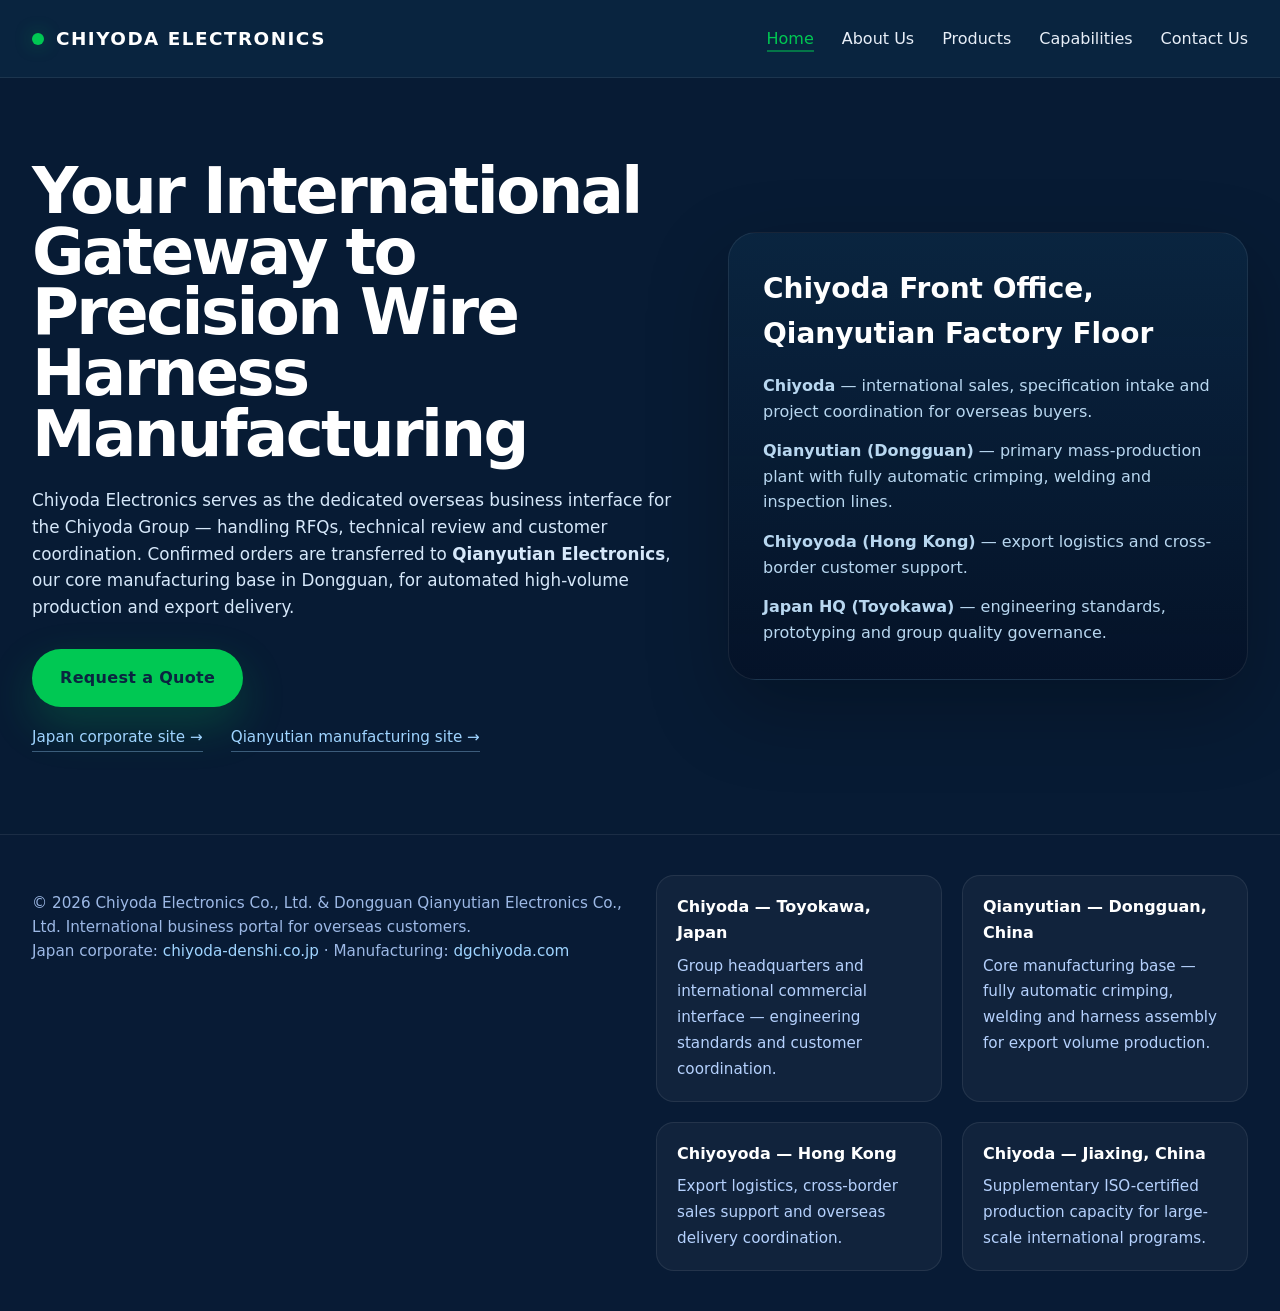
<file: index.html>
<!DOCTYPE html>
<html lang="en">
<head>
  <meta charset="UTF-8">
  <meta name="viewport" content="width=device-width, initial-scale=1.0">
  <title>Chiyoda Electronics Co., Ltd. | Global Wire Harness Solutions</title>
  <link rel="stylesheet" href="styles.css">
</head>
<body>
  <div class="site-wrapper">
    <header>
      <div class="nav-container">
        <a class="brand" href="index.html">Chiyoda Electronics</a>
        <nav>
          <ul>
            <li><a href="index.html" class="active">Home</a></li>
            <li><a href="about.html">About Us</a></li>
            <li><a href="products.html">Products</a></li>
            <li><a href="capabilities.html">Capabilities</a></li>
            <li><a href="contact.html">Contact Us</a></li>
          </ul>
        </nav>
      </div>
    </header>
    <main>
      <section class="hero">
        <div class="hero-copy">
          <h1>Your International Gateway to Precision Wire Harness Manufacturing</h1>
          <p>Chiyoda Electronics serves as the dedicated overseas business interface for the Chiyoda Group — handling RFQs, technical review and customer coordination. Confirmed orders are transferred to <strong>Qianyutian Electronics</strong>, our core manufacturing base in Dongguan, for automated high-volume production and export delivery.</p>
          <a class="hero-button" href="contact.html">Request a Quote</a>
          <div class="official-links">
            <a class="official-link" href="https://www.chiyoda-denshi.co.jp/" target="_blank" rel="noopener noreferrer">Japan corporate site →</a>
            <a class="official-link" href="https://dgchiyoda.com/" target="_blank" rel="noopener noreferrer">Qianyutian manufacturing site →</a>
          </div>
        </div>
        <div class="hero-visual">
          <div class="hero-panel">
            <h2>Chiyoda Front Office, Qianyutian Factory Floor</h2>
            <ul>
              <li><strong>Chiyoda</strong> — international sales, specification intake and project coordination for overseas buyers.</li>
              <li><strong>Qianyutian (Dongguan)</strong> — primary mass-production plant with fully automatic crimping, welding and inspection lines.</li>
              <li><strong>Chiyoyoda (Hong Kong)</strong> — export logistics and cross-border customer support.</li>
              <li><strong>Japan HQ (Toyokawa)</strong> — engineering standards, prototyping and group quality governance.</li>
            </ul>
          </div>
        </div>
      </section>
    </main>
    <footer>
      <div class="footer-container">
        <div class="footer-copy">
          <p>© 2026 Chiyoda Electronics Co., Ltd. &amp; Dongguan Qianyutian Electronics Co., Ltd. International business portal for overseas customers.<br>
            Japan corporate: <a class="footer-link" href="https://www.chiyoda-denshi.co.jp/" target="_blank" rel="noopener noreferrer">chiyoda-denshi.co.jp</a> ·
            Manufacturing: <a class="footer-link" href="https://dgchiyoda.com/" target="_blank" rel="noopener noreferrer">dgchiyoda.com</a>
          </p>
        </div>
        <div class="footer-locations">
          <div class="location-card">
            <h4>Chiyoda — Toyokawa, Japan</h4>
            <p>Group headquarters and international commercial interface — engineering standards and customer coordination.</p>
          </div>
          <div class="location-card">
            <h4>Qianyutian — Dongguan, China</h4>
            <p>Core manufacturing base — fully automatic crimping, welding and harness assembly for export volume production.</p>
          </div>
          <div class="location-card">
            <h4>Chiyoyoda — Hong Kong</h4>
            <p>Export logistics, cross-border sales support and overseas delivery coordination.</p>
          </div>
          <div class="location-card">
            <h4>Chiyoda — Jiaxing, China</h4>
            <p>Supplementary ISO-certified production capacity for large-scale international programs.</p>
          </div>
        </div>
      </div>
    </footer>
  </div>
</body>
</html>
</file>
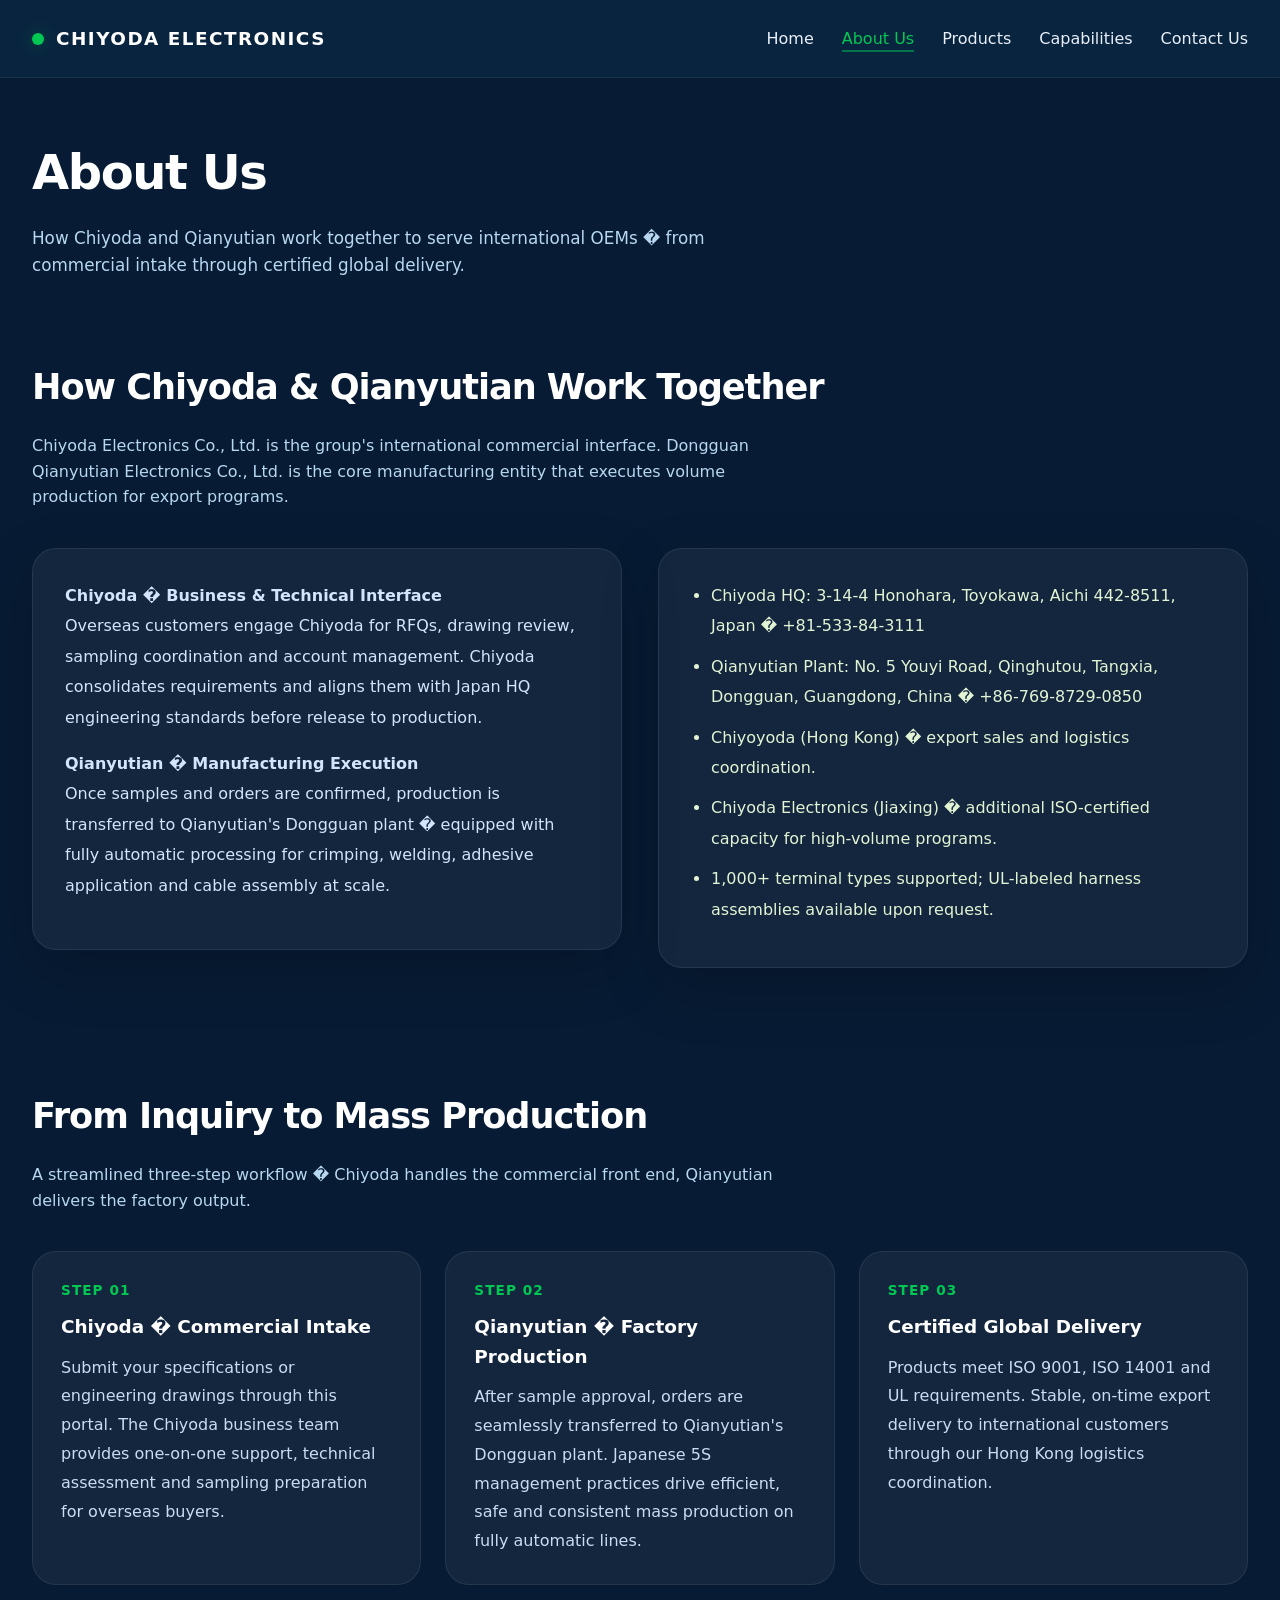
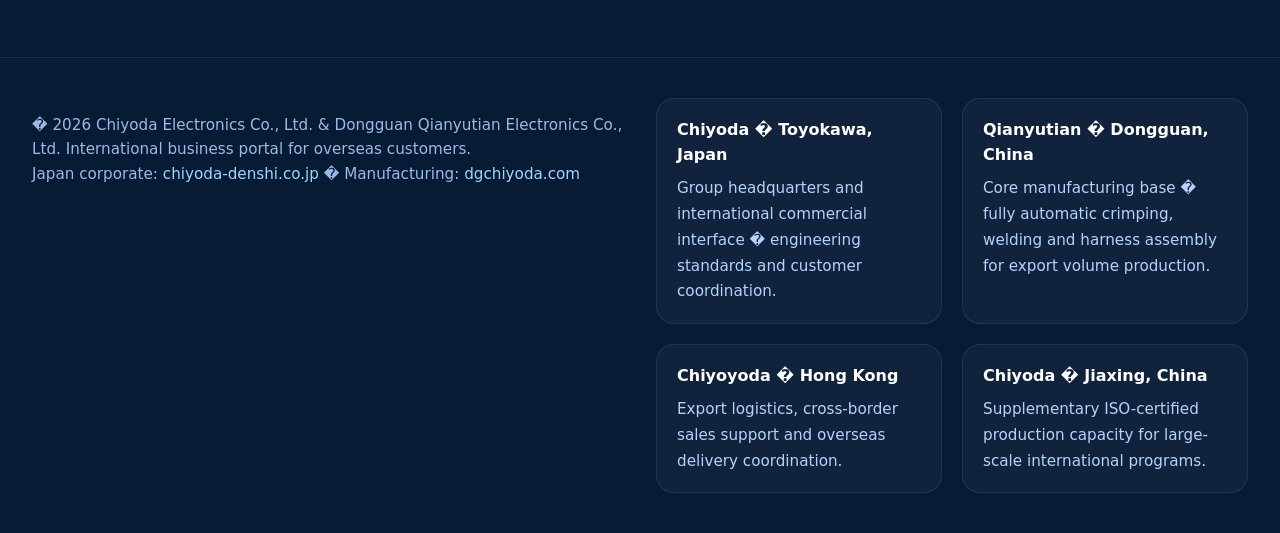
<file: about.html>
<!DOCTYPE html>
<html lang="en">
<head>
  <meta charset="UTF-8">
  <meta name="viewport" content="width=device-width, initial-scale=1.0">
  <title>About Us | Chiyoda Electronics Co., Ltd.</title>
  <link rel="stylesheet" href="styles.css">
</head>
<body>
  <div class="site-wrapper">
    <header>
      <div class="nav-container">
        <a class="brand" href="index.html">Chiyoda Electronics</a>
        <nav>
          <ul>
            <li><a href="index.html">Home</a></li>
            <li><a href="about.html" class="active">About Us</a></li>
            <li><a href="products.html">Products</a></li>
            <li><a href="capabilities.html">Capabilities</a></li>
            <li><a href="contact.html">Contact Us</a></li>
          </ul>
        </nav>
      </div>
    </header>
    <main>
      <div class="page-banner">
        <h1>About Us</h1>
        <p>How Chiyoda and Qianyutian work together to serve international OEMs � from commercial intake through certified global delivery.</p>
      </div>
      <section>
        <h2 class="section-title">How Chiyoda &amp; Qianyutian Work Together</h2>
        <p class="section-subtitle">Chiyoda Electronics Co., Ltd. is the group's international commercial interface. Dongguan Qianyutian Electronics Co., Ltd. is the core manufacturing entity that executes volume production for export programs.</p>
        <div class="about-grid">
          <div class="about-card">
            <p><strong>Chiyoda � Business &amp; Technical Interface</strong><br>Overseas customers engage Chiyoda for RFQs, drawing review, sampling coordination and account management. Chiyoda consolidates requirements and aligns them with Japan HQ engineering standards before release to production.</p>
            <p><strong>Qianyutian � Manufacturing Execution</strong><br>Once samples and orders are confirmed, production is transferred to Qianyutian's Dongguan plant � equipped with fully automatic processing for crimping, welding, adhesive application and cable assembly at scale.</p>
          </div>
          <div class="about-card">
            <ul>
              <li>Chiyoda HQ: 3-14-4 Honohara, Toyokawa, Aichi 442-8511, Japan � +81-533-84-3111</li>
              <li>Qianyutian Plant: No. 5 Youyi Road, Qinghutou, Tangxia, Dongguan, Guangdong, China � +86-769-8729-0850</li>
              <li>Chiyoyoda (Hong Kong) � export sales and logistics coordination.</li>
              <li>Chiyoda Electronics (Jiaxing) � additional ISO-certified capacity for high-volume programs.</li>
              <li>1,000+ terminal types supported; UL-labeled harness assemblies available upon request.</li>
            </ul>
          </div>
        </div>
      </section>
      <section>
        <h2 class="section-title">From Inquiry to Mass Production</h2>
        <p class="section-subtitle">A streamlined three-step workflow � Chiyoda handles the commercial front end, Qianyutian delivers the factory output.</p>
        <div class="process-grid">
          <article class="process-card">
            <div class="step-label">Step 01</div>
            <h3>Chiyoda � Commercial Intake</h3>
            <p>Submit your specifications or engineering drawings through this portal. The Chiyoda business team provides one-on-one support, technical assessment and sampling preparation for overseas buyers.</p>
          </article>
          <article class="process-card">
            <div class="step-label">Step 02</div>
            <h3>Qianyutian � Factory Production</h3>
            <p>After sample approval, orders are seamlessly transferred to Qianyutian's Dongguan plant. Japanese 5S management practices drive efficient, safe and consistent mass production on fully automatic lines.</p>
          </article>
          <article class="process-card">
            <div class="step-label">Step 03</div>
            <h3>Certified Global Delivery</h3>
            <p>Products meet ISO 9001, ISO 14001 and UL requirements. Stable, on-time export delivery to international customers through our Hong Kong logistics coordination.</p>
          </article>
        </div>
      </section>
    </main>
    <footer>
      <div class="footer-container">
        <div class="footer-copy">
          <p>� 2026 Chiyoda Electronics Co., Ltd. &amp; Dongguan Qianyutian Electronics Co., Ltd. International business portal for overseas customers.<br>
            Japan corporate: <a class="footer-link" href="https://www.chiyoda-denshi.co.jp/" target="_blank" rel="noopener noreferrer">chiyoda-denshi.co.jp</a> �
            Manufacturing: <a class="footer-link" href="https://dgchiyoda.com/" target="_blank" rel="noopener noreferrer">dgchiyoda.com</a>
          </p>
        </div>
        <div class="footer-locations">
          <div class="location-card">
            <h4>Chiyoda � Toyokawa, Japan</h4>
            <p>Group headquarters and international commercial interface � engineering standards and customer coordination.</p>
          </div>
          <div class="location-card">
            <h4>Qianyutian � Dongguan, China</h4>
            <p>Core manufacturing base � fully automatic crimping, welding and harness assembly for export volume production.</p>
          </div>
          <div class="location-card">
            <h4>Chiyoyoda � Hong Kong</h4>
            <p>Export logistics, cross-border sales support and overseas delivery coordination.</p>
          </div>
          <div class="location-card">
            <h4>Chiyoda � Jiaxing, China</h4>
            <p>Supplementary ISO-certified production capacity for large-scale international programs.</p>
          </div>
        </div>
      </div>
    </footer>
  </div>
</body>
</html>
</file>
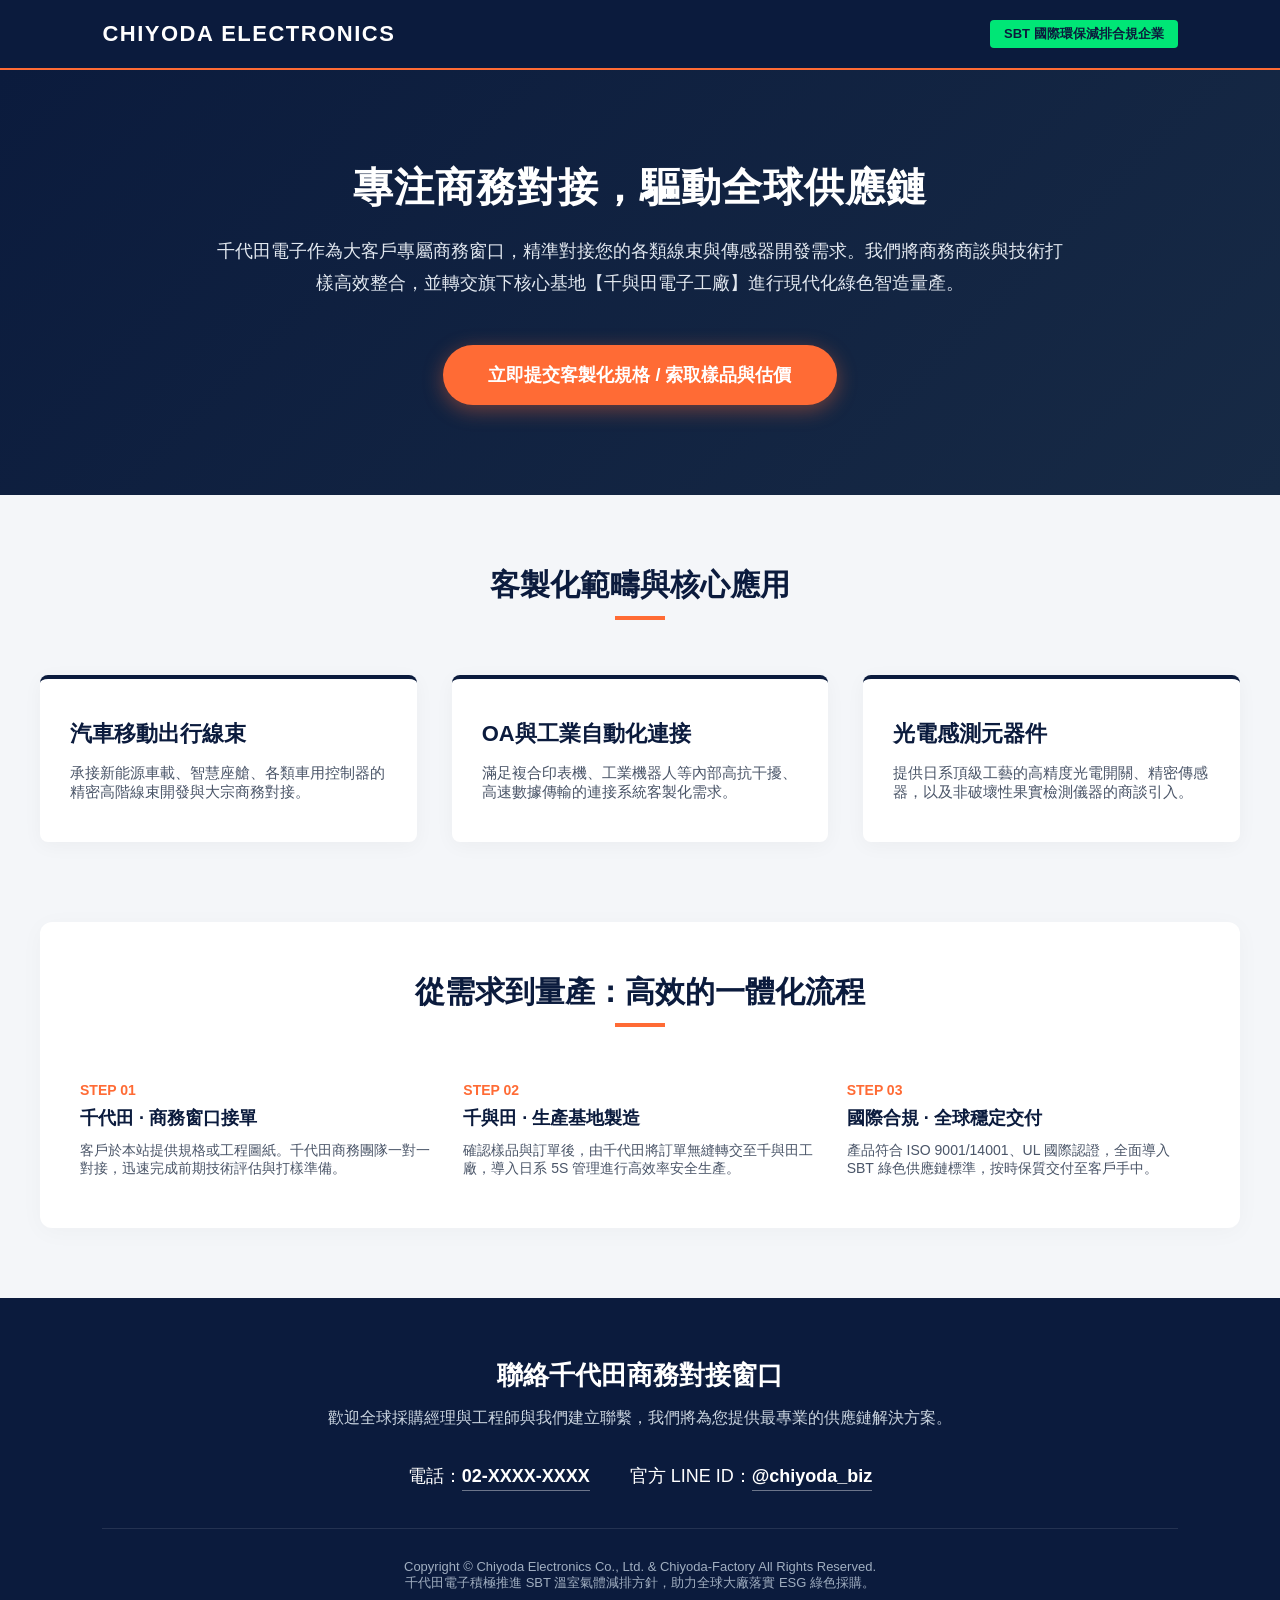
<file: business.html>
<!DOCTYPE html>
<html lang="zh-TW">
<head>
    <meta charset="UTF-8">
    <meta name="viewport" content="width=device-width, initial-scale=1.0">
    <title>千代田電子 - 業務對接與客製化商務窗口</title>
    <style>
        /* 品牌高階色彩計畫 */
        :root {
            --primary-blue: #0B1B3D;    /* 寰宇深藍：日系大廠的絕對信任感 */
            --accent-orange: #FF6B35;   /* 活力亮橘：業務端的高效與行動力 */
            --bg-light: #F4F6F9;        /* 科技極簡灰底 */
            --text-main: #1A202C;
            --text-muted: #4A5568;
        }

        body {
            margin: 0;
            padding: 0;
            font-family: -apple-system, BlinkMacSystemFont, "Segoe UI", Roboto, "Helvetica Neue", Arial, "Noto Sans TC", sans-serif;
            background-color: var(--bg-light);
            color: var(--text-main);
            box-sizing: border-box;
        }

        /* 頂部商務導覽列 */
        .navbar {
            background-color: var(--primary-blue);
            padding: 20px 8%;
            display: flex;
            justify-content: space-between;
            align-items: center;
            border-bottom: 2px solid var(--accent-orange);
        }
        .navbar .brand {
            color: #FFFFFF;
            font-size: 22px;
            font-weight: 700;
            letter-spacing: 1.5px;
        }
        .navbar .badge {
            background-color: #00E676;
            color: var(--primary-blue);
            padding: 5px 14px;
            border-radius: 4px;
            font-size: 13px;
            font-weight: 600;
        }

        /* 核心商務接單大橫幅 (Hero Section) */
        .hero-section {
            background: linear-gradient(135deg, #0B1B3D 0%, #172A45 100%);
            color: #FFFFFF;
            padding: 90px 8%;
            text-align: center;
        }
        .hero-section h1 {
            font-size: 40px;
            margin: 0 0 20px 0;
            letter-spacing: 1px;
        }
        .hero-section p {
            font-size: 18px;
            max-width: 850px;
            margin: 0 auto 45px auto;
            color: #E2E8F0;
            line-height: 1.8;
        }
        
        /* 醒目的「線上詢價/需求提交」按鈕 */
        .action-btn {
            background-color: var(--accent-orange);
            color: #FFFFFF;
            font-size: 18px;
            font-weight: 700;
            text-decoration: none;
            padding: 18px 45px;
            border-radius: 50px;
            display: inline-block;
            box-shadow: 0 5px 20px rgba(255, 107, 53, 0.4);
            transition: all 0.3s ease;
        }
        .action-btn:hover {
            transform: translateY(-2px);
            box-shadow: 0 8px 25px rgba(255, 107, 53, 0.6);
        }

        /* 主體內容容器 */
        .main-container {
            max-width: 1200px;
            margin: 0 auto;
            padding: 70px 20px;
        }

        .section-header {
            text-align: center;
            margin-bottom: 55px;
        }
        .section-header h2 {
            font-size: 30px;
            color: var(--primary-blue);
            margin: 0 0 10px 0;
        }
        .section-header .line {
            width: 50px;
            height: 4px;
            background-color: var(--accent-orange);
            margin: 0 auto;
        }

        /* 三大業務領域卡片 */
        .services-grid {
            display: grid;
            grid-template-columns: repeat(auto-fit, minmax(320px, 1fr));
            gap: 35px;
            margin-bottom: 80px;
        }
        .service-card {
            background: #FFFFFF;
            padding: 40px 30px;
            border-radius: 8px;
            box-shadow: 0 4px 20px rgba(0, 0, 0, 0.04);
            border-top: 4px solid var(--primary-blue);
        }
        .service-card h3 {
            font-size: 22px;
            color: var(--primary-blue);
            margin: 0 0 15px 0;
        }
        .service-card p {
            font-size: 15px;
            color: var(--text-muted);
            margin: 0;
        }

        /* 從千代田到千與田的一體化流程區塊 */
        .flow-box {
            background-color: #FFFFFF;
            border-radius: 12px;
            padding: 50px 40px;
            box-shadow: 0 4px 25px rgba(0,0,0,0.03);
        }
        .flow-steps {
            display: flex;
            justify-content: space-between;
            gap: 30px;
            margin-top: 40px;
            flex-wrap: wrap;
        }
        .flow-step {
            flex: 1;
            min-width: 260px;
            position: relative;
        }
        .step-tag {
            font-size: 14px;
            font-weight: 700;
            color: var(--accent-orange);
            text-transform: uppercase;
            margin-bottom: 8px;
        }
        .flow-step h4 {
            font-size: 18px;
            color: var(--primary-blue);
            margin: 0 0 12px 0;
        }
        .flow-step p {
            font-size: 14px;
            color: var(--text-muted);
            margin: 0;
        }

        /* 頁尾聯絡方式區塊 */
        .footer-bar {
            background-color: var(--primary-blue);
            color: #FFFFFF;
            padding: 60px 8% 40px 8%;
            text-align: center;
        }
        .footer-bar h3 {
            font-size: 26px;
            margin: 0 0 15px 0;
        }
        .footer-bar p {
            color: #CBD5E0;
            margin: 0 0 35px 0;
        }
        .contacts {
            display: flex;
            justify-content: center;
            gap: 40px;
            flex-wrap: wrap;
            font-size: 18px;
            margin-bottom: 40px;
        }
        .contacts a {
            color: #FFFFFF;
            text-decoration: none;
            font-weight: 600;
            border-bottom: 1px solid rgba(255,255,255,0.4);
            padding-bottom: 4px;
            transition: color 0.2s ease;
        }
        .contacts a:hover {
            color: var(--accent-orange);
            border-bottom-color: var(--accent-orange);
        }
        .copyright {
            font-size: 13px;
            color: #A0AEC0;
            border-top: 1px solid rgba(255,255,255,0.1);
            padding-top: 30px;
        }
    </style>
</head>
<body>

    <div class="navbar">
        <div class="brand">CHIYODA ELECTRONICS</div>
        <div class="badge">SBT 國際環保減排合規企業</div>
    </div>

    <div class="hero-section">
        <h1>專注商務對接，驅動全球供應鏈</h1>
        <p>千代田電子作為大客戶專屬商務窗口，精準對接您的各類線束與傳感器開發需求。我們將商務商談與技術打樣高效整合，並轉交旗下核心基地【千與田電子工廠】進行現代化綠色智造量產。</p>
        <a href="#" class="action-btn">立即提交客製化規格 / 索取樣品與估價</a>
    </div>

    <div class="main-container">
        
        <div class="section-header">
            <h2>客製化範疇與核心應用</h2>
            <div class="line"></div>
        </div>
        
        <div class="services-grid">
            <div class="service-card">
                <h3>汽車移動出行線束</h3>
                <p>承接新能源車載、智慧座艙、各類車用控制器的精密高階線束開發與大宗商務對接。</p>
            </div>
            <div class="service-card">
                <h3>OA與工業自動化連接</h3>
                <p>滿足複合印表機、工業機器人等內部高抗干擾、高速數據傳輸的連接系統客製化需求。</p>
            </div>
            <div class="service-card">
                <h3>光電感測元器件</h3>
                <p>提供日系頂級工藝的高精度光電開關、精密傳感器，以及非破壞性果實檢測儀器的商談引入。</p>
            </div>
        </div>

        <div class="flow-box">
            <div class="section-header">
                <h2>從需求到量產：高效的一體化流程</h2>
                <div class="line"></div>
            </div>
            <div class="flow-steps">
                <div class="flow-step">
                    <div class="step-tag">Step 01</div>
                    <h4>千代田 · 商務窗口接單</h4>
                    <p>客戶於本站提供規格或工程圖紙。千代田商務團隊一對一對接，迅速完成前期技術評估與打樣準備。</p>
                </div>
                <div class="flow-step">
                    <div class="step-tag">Step 02</div>
                    <h4>千與田 · 生產基地製造</h4>
                    <p>確認樣品與訂單後，由千代田將訂單無縫轉交至千與田工廠，導入日系 5S 管理進行高效率安全生產。</p>
                </div>
                <div class="flow-step">
                    <div class="step-tag">Step 03</div>
                    <h4>國際合規 · 全球穩定交付</h4>
                    <p>產品符合 ISO 9001/14001、UL 國際認證，全面導入 SBT 綠色供應鏈標準，按時保質交付至客戶手中。</p>
                </div>
            </div>
        </div>

    </div>

    <div class="footer-bar">
        <h3>聯絡千代田商務對接窗口</h3>
        <p>歡迎全球採購經理與工程師與我們建立聯繫，我們將為您提供最專業的供應鏈解決方案。</p>
        
        <div class="contacts">
            <div>電話：<a href="tel:02-XXXX-XXXX">02-XXXX-XXXX</a></div>
            <div>官方 LINE ID：<a href="https://line.me/R/ti/p/@您的ID" target="_blank">@chiyoda_biz</a></div>
        </div>
        
        <div class="copyright">
            Copyright © Chiyoda Electronics Co., Ltd. & Chiyoda-Factory All Rights Reserved.<br>
            千代田電子積極推進 SBT 溫室氣體減排方針，助力全球大廠落實 ESG 綠色採購。
        </div>
    </div>

</body>
</html>
</file>
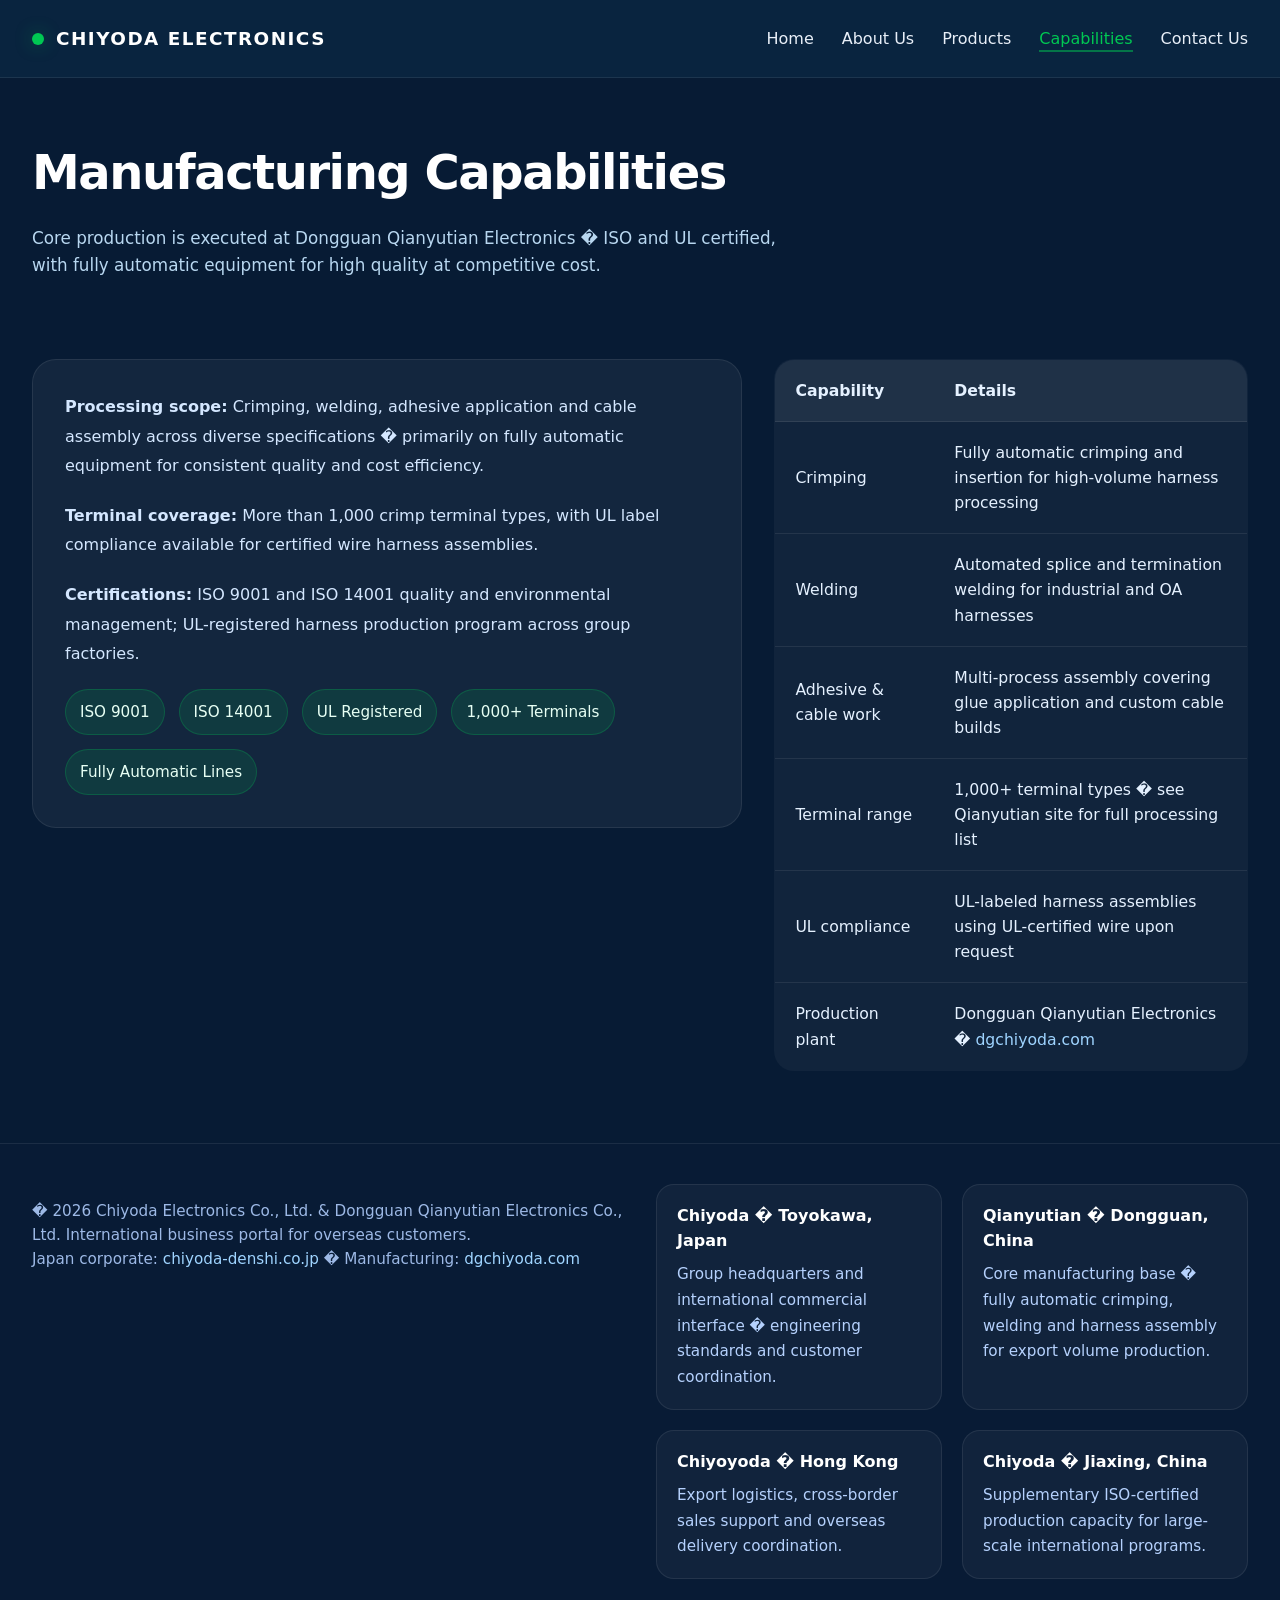
<file: capabilities.html>
<!DOCTYPE html>
<html lang="en">
<head>
  <meta charset="UTF-8">
  <meta name="viewport" content="width=device-width, initial-scale=1.0">
  <title>Capabilities | Chiyoda Electronics Co., Ltd.</title>
  <link rel="stylesheet" href="styles.css">
</head>
<body>
  <div class="site-wrapper">
    <header>
      <div class="nav-container">
        <a class="brand" href="index.html">Chiyoda Electronics</a>
        <nav>
          <ul>
            <li><a href="index.html">Home</a></li>
            <li><a href="about.html">About Us</a></li>
            <li><a href="products.html">Products</a></li>
            <li><a href="capabilities.html" class="active">Capabilities</a></li>
            <li><a href="contact.html">Contact Us</a></li>
          </ul>
        </nav>
      </div>
    </header>
    <main>
      <div class="page-banner">
        <h1>Manufacturing Capabilities</h1>
        <p>Core production is executed at Dongguan Qianyutian Electronics � ISO and UL certified, with fully automatic equipment for high quality at competitive cost.</p>
      </div>
      <section>
        <div class="capabilities-grid">
          <div class="capability-summary">
            <p><strong>Processing scope:</strong> Crimping, welding, adhesive application and cable assembly across diverse specifications � primarily on fully automatic equipment for consistent quality and cost efficiency.</p>
            <p><strong>Terminal coverage:</strong> More than 1,000 crimp terminal types, with UL label compliance available for certified wire harness assemblies.</p>
            <p><strong>Certifications:</strong> ISO 9001 and ISO 14001 quality and environmental management; UL-registered harness production program across group factories.</p>
            <ul class="badge-list">
              <li>ISO 9001</li>
              <li>ISO 14001</li>
              <li>UL Registered</li>
              <li>1,000+ Terminals</li>
              <li>Fully Automatic Lines</li>
            </ul>
          </div>
          <table class="capability-table">
            <thead>
              <tr>
                <th>Capability</th>
                <th>Details</th>
              </tr>
            </thead>
            <tbody>
              <tr>
                <td>Crimping</td>
                <td>Fully automatic crimping and insertion for high-volume harness processing</td>
              </tr>
              <tr>
                <td>Welding</td>
                <td>Automated splice and termination welding for industrial and OA harnesses</td>
              </tr>
              <tr>
                <td>Adhesive &amp; cable work</td>
                <td>Multi-process assembly covering glue application and custom cable builds</td>
              </tr>
              <tr>
                <td>Terminal range</td>
                <td>1,000+ terminal types � see Qianyutian site for full processing list</td>
              </tr>
              <tr>
                <td>UL compliance</td>
                <td>UL-labeled harness assemblies using UL-certified wire upon request</td>
              </tr>
              <tr>
                <td>Production plant</td>
                <td>Dongguan Qianyutian Electronics � <a class="footer-link" href="https://dgchiyoda.com/" target="_blank" rel="noopener noreferrer">dgchiyoda.com</a></td>
              </tr>
            </tbody>
          </table>
        </div>
      </section>
    </main>
    <footer>
      <div class="footer-container">
        <div class="footer-copy">
          <p>� 2026 Chiyoda Electronics Co., Ltd. &amp; Dongguan Qianyutian Electronics Co., Ltd. International business portal for overseas customers.<br>
            Japan corporate: <a class="footer-link" href="https://www.chiyoda-denshi.co.jp/" target="_blank" rel="noopener noreferrer">chiyoda-denshi.co.jp</a> �
            Manufacturing: <a class="footer-link" href="https://dgchiyoda.com/" target="_blank" rel="noopener noreferrer">dgchiyoda.com</a>
          </p>
        </div>
        <div class="footer-locations">
          <div class="location-card">
            <h4>Chiyoda � Toyokawa, Japan</h4>
            <p>Group headquarters and international commercial interface � engineering standards and customer coordination.</p>
          </div>
          <div class="location-card">
            <h4>Qianyutian � Dongguan, China</h4>
            <p>Core manufacturing base � fully automatic crimping, welding and harness assembly for export volume production.</p>
          </div>
          <div class="location-card">
            <h4>Chiyoyoda � Hong Kong</h4>
            <p>Export logistics, cross-border sales support and overseas delivery coordination.</p>
          </div>
          <div class="location-card">
            <h4>Chiyoda � Jiaxing, China</h4>
            <p>Supplementary ISO-certified production capacity for large-scale international programs.</p>
          </div>
        </div>
      </div>
    </footer>
  </div>
</body>
</html>
</file>
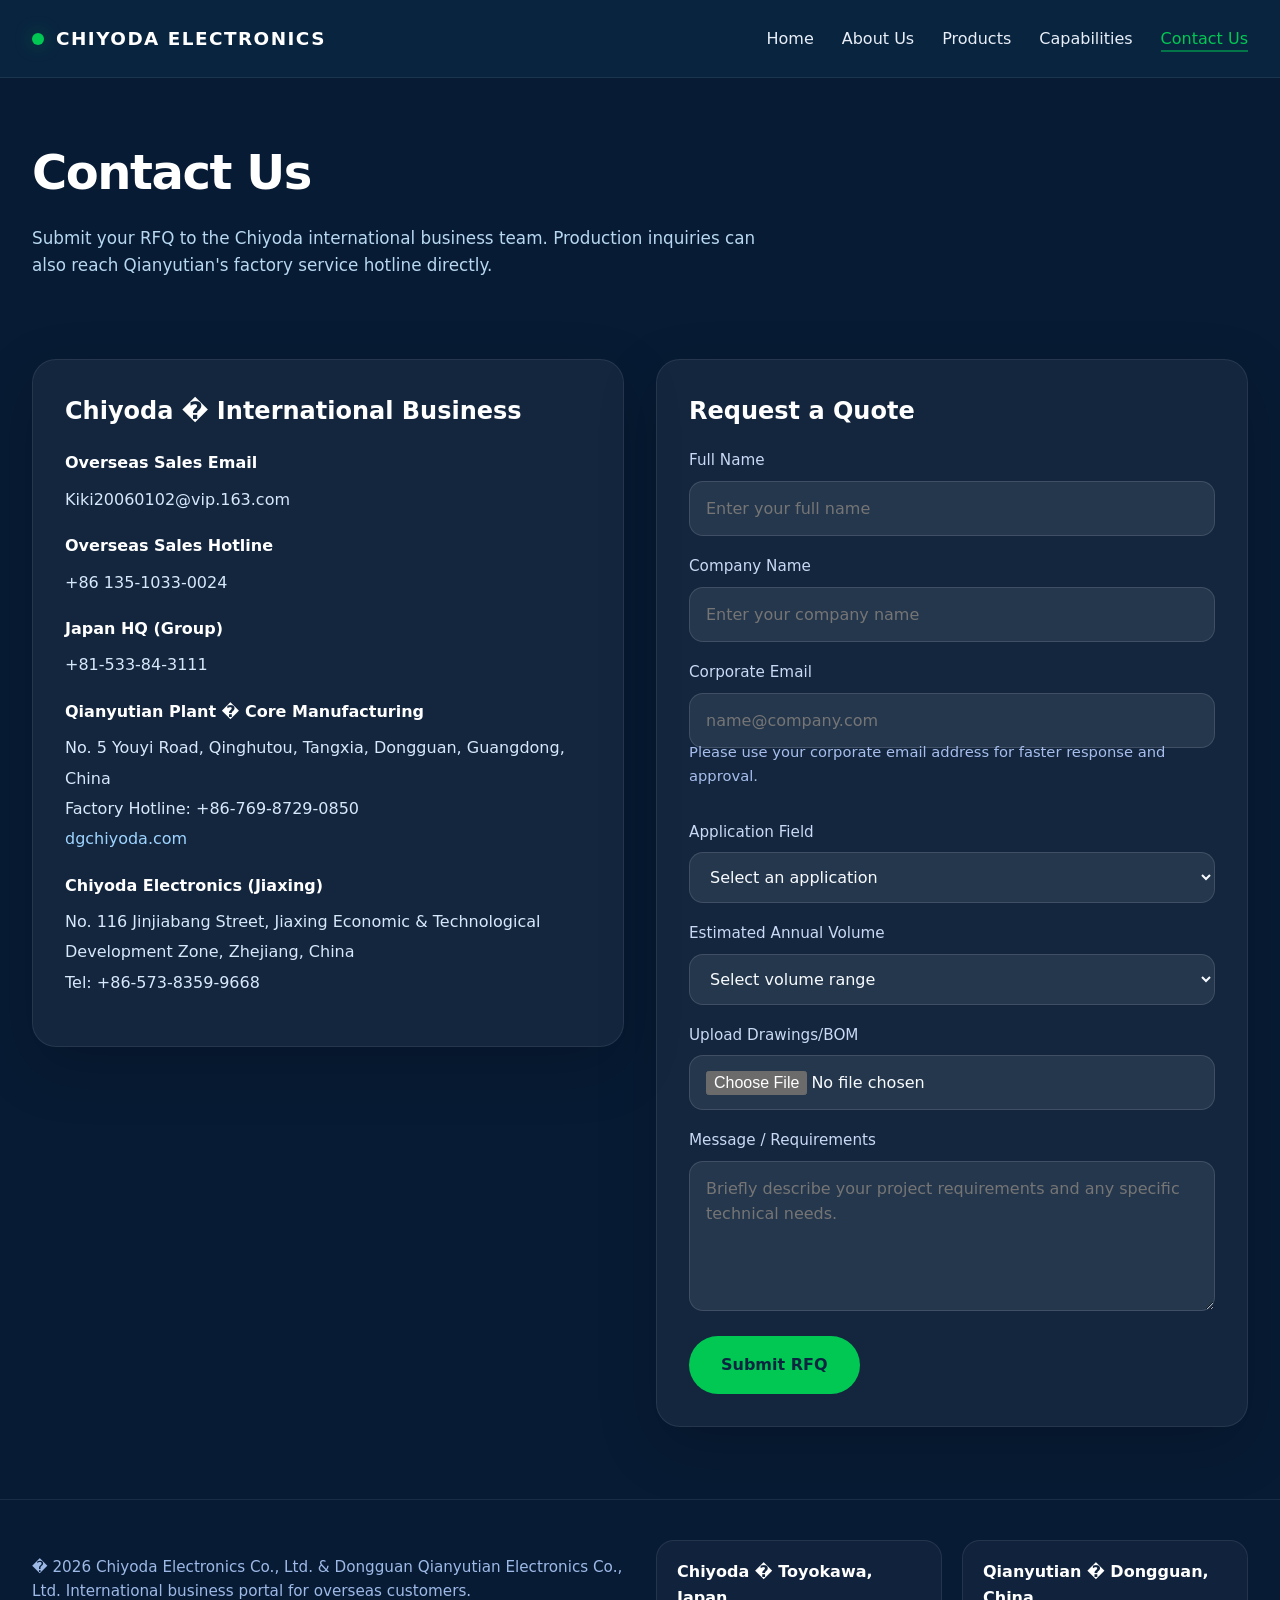
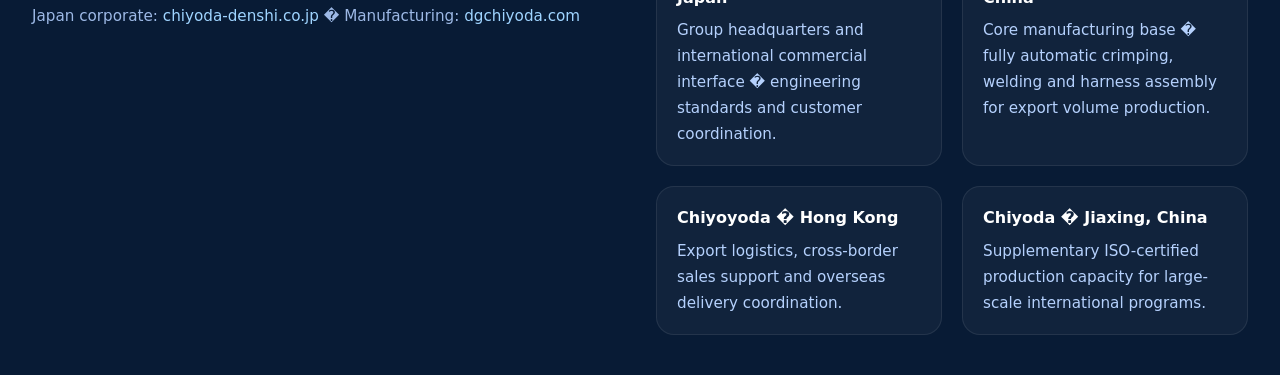
<file: contact.html>
<!DOCTYPE html>
<html lang="en">
<head>
  <meta charset="UTF-8">
  <meta name="viewport" content="width=device-width, initial-scale=1.0">
  <title>Contact Us | Chiyoda Electronics Co., Ltd.</title>
  <link rel="stylesheet" href="styles.css">
</head>
<body>
  <div class="site-wrapper">
    <header>
      <div class="nav-container">
        <a class="brand" href="index.html">Chiyoda Electronics</a>
        <nav>
          <ul>
            <li><a href="index.html">Home</a></li>
            <li><a href="about.html">About Us</a></li>
            <li><a href="products.html">Products</a></li>
            <li><a href="capabilities.html">Capabilities</a></li>
            <li><a href="contact.html" class="active">Contact Us</a></li>
          </ul>
        </nav>
      </div>
    </header>
    <main>
      <div class="page-banner">
        <h1>Contact Us</h1>
        <p>Submit your RFQ to the Chiyoda international business team. Production inquiries can also reach Qianyutian's factory service hotline directly.</p>
      </div>
      <section>
        <div class="contact-grid">
          <aside class="contact-info">
            <h3>Chiyoda � International Business</h3>
            <p><strong>Overseas Sales Email</strong>Kiki20060102@vip.163.com</p>
            <p><strong>Overseas Sales Hotline</strong>+86 135-1033-0024</p>
            <p><strong>Japan HQ (Group)</strong>+81-533-84-3111</p>
            <address>
              <strong>Qianyutian Plant � Core Manufacturing</strong>
              No. 5 Youyi Road, Qinghutou, Tangxia, Dongguan, Guangdong, China<br>
              Factory Hotline: +86-769-8729-0850<br>
              <a class="footer-link" href="https://dgchiyoda.com/" target="_blank" rel="noopener noreferrer">dgchiyoda.com</a>
            </address>
            <address>
              <strong>Chiyoda Electronics (Jiaxing)</strong>
              No. 116 Jinjiabang Street, Jiaxing Economic &amp; Technological Development Zone, Zhejiang, China<br>
              Tel: +86-573-8359-9668
            </address>
          </aside>
          <div class="contact-form-card">
            <h3>Request a Quote</h3>
            <form>
              <div>
                <label for="fullname">Full Name</label>
                <input type="text" id="fullname" name="fullname" placeholder="Enter your full name" required>
              </div>
              <div>
                <label for="company">Company Name</label>
                <input type="text" id="company" name="company" placeholder="Enter your company name" required>
              </div>
              <div>
                <label for="email">Corporate Email</label>
                <input type="email" id="email" name="email" placeholder="name@company.com" required>
                <p class="form-note">Please use your corporate email address for faster response and approval.</p>
              </div>
              <div>
                <label for="application">Application Field</label>
                <select id="application" name="application" required>
                  <option value="">Select an application</option>
                  <option value="industrial">Industrial Equipment</option>
                  <option value="medical">Medical &amp; Laboratory</option>
                  <option value="office">Office Automation</option>
                  <option value="building">Building / HVAC Equipment</option>
                  <option value="oishifruit">Oishi Fruit Measurement</option>
                  <option value="other">Other / Components Supply</option>
                </select>
              </div>
              <div>
                <label for="volume">Estimated Annual Volume</label>
                <select id="volume" name="volume" required>
                  <option value="">Select volume range</option>
                  <option value="under50k">Under 50,000 units</option>
                  <option value="50k-200k">50,000 - 200,000 units</option>
                  <option value="200k-500k">200,000 - 500,000 units</option>
                  <option value="500kplus">500,000+ units</option>
                </select>
              </div>
              <div>
                <label for="file">Upload Drawings/BOM</label>
                <input type="file" id="file" name="file" accept=".pdf,.xls,.xlsx,.zip,.rar,.dwg" required>
              </div>
              <div>
                <label for="message">Message / Requirements</label>
                <textarea id="message" name="message" placeholder="Briefly describe your project requirements and any specific technical needs." required></textarea>
              </div>
              <button type="submit">Submit RFQ</button>
            </form>
          </div>
        </div>
      </section>
    </main>
    <footer>
      <div class="footer-container">
        <div class="footer-copy">
          <p>� 2026 Chiyoda Electronics Co., Ltd. &amp; Dongguan Qianyutian Electronics Co., Ltd. International business portal for overseas customers.<br>
            Japan corporate: <a class="footer-link" href="https://www.chiyoda-denshi.co.jp/" target="_blank" rel="noopener noreferrer">chiyoda-denshi.co.jp</a> �
            Manufacturing: <a class="footer-link" href="https://dgchiyoda.com/" target="_blank" rel="noopener noreferrer">dgchiyoda.com</a>
          </p>
        </div>
        <div class="footer-locations">
          <div class="location-card">
            <h4>Chiyoda � Toyokawa, Japan</h4>
            <p>Group headquarters and international commercial interface � engineering standards and customer coordination.</p>
          </div>
          <div class="location-card">
            <h4>Qianyutian � Dongguan, China</h4>
            <p>Core manufacturing base � fully automatic crimping, welding and harness assembly for export volume production.</p>
          </div>
          <div class="location-card">
            <h4>Chiyoyoda � Hong Kong</h4>
            <p>Export logistics, cross-border sales support and overseas delivery coordination.</p>
          </div>
          <div class="location-card">
            <h4>Chiyoda � Jiaxing, China</h4>
            <p>Supplementary ISO-certified production capacity for large-scale international programs.</p>
          </div>
        </div>
      </div>
    </footer>
  </div>
</body>
</html>
</file>
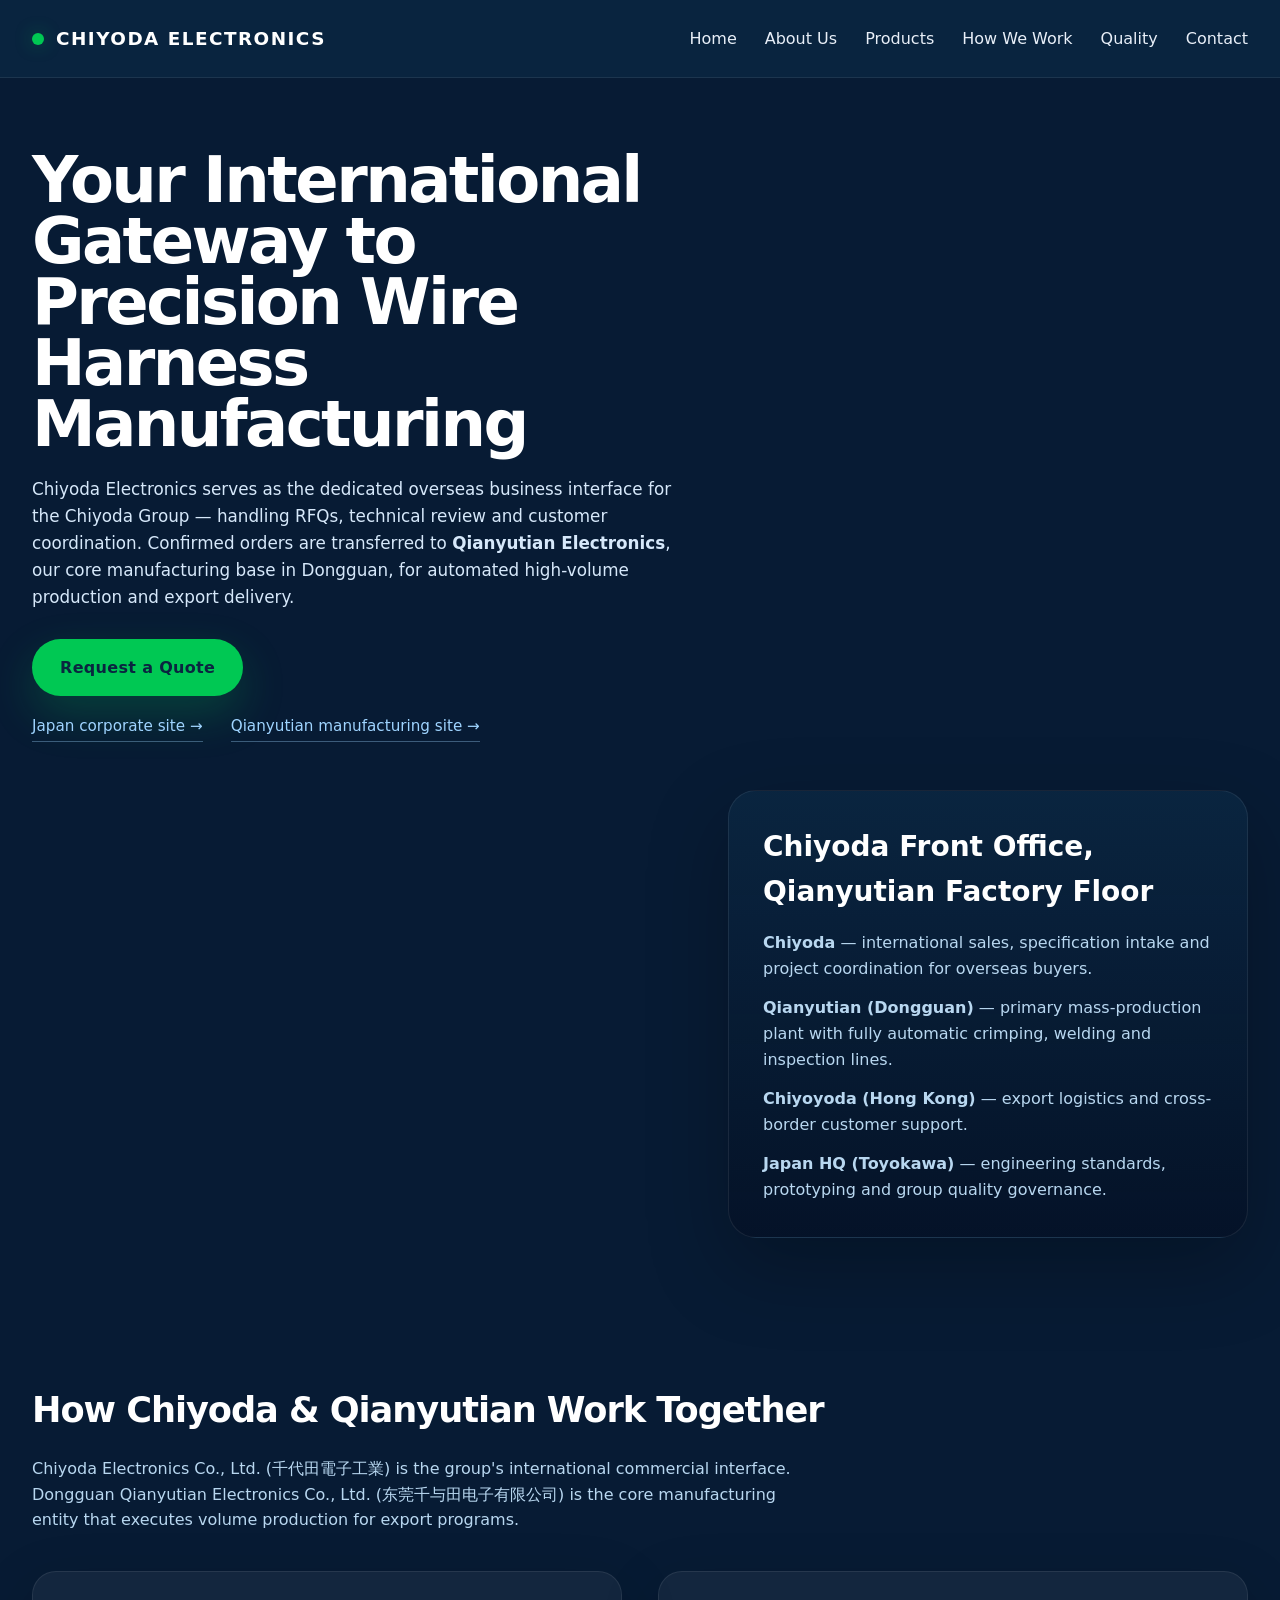
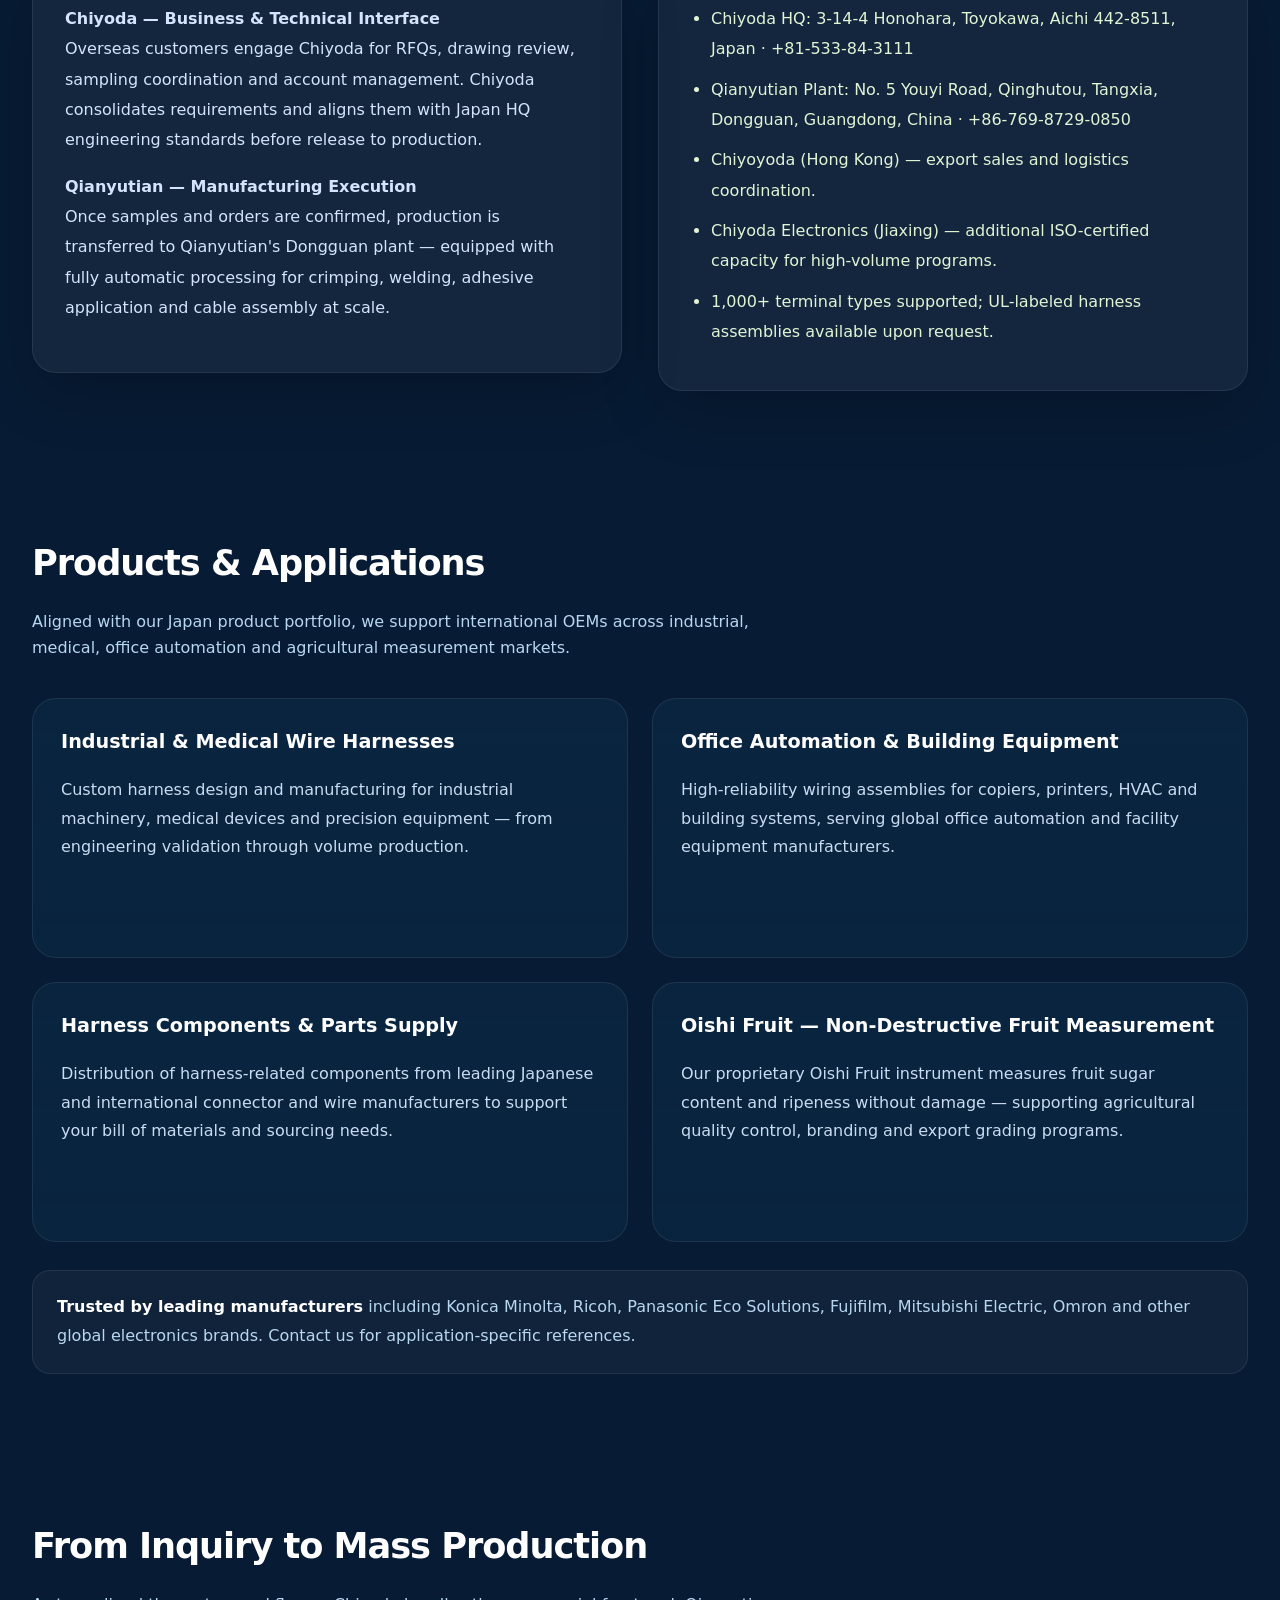
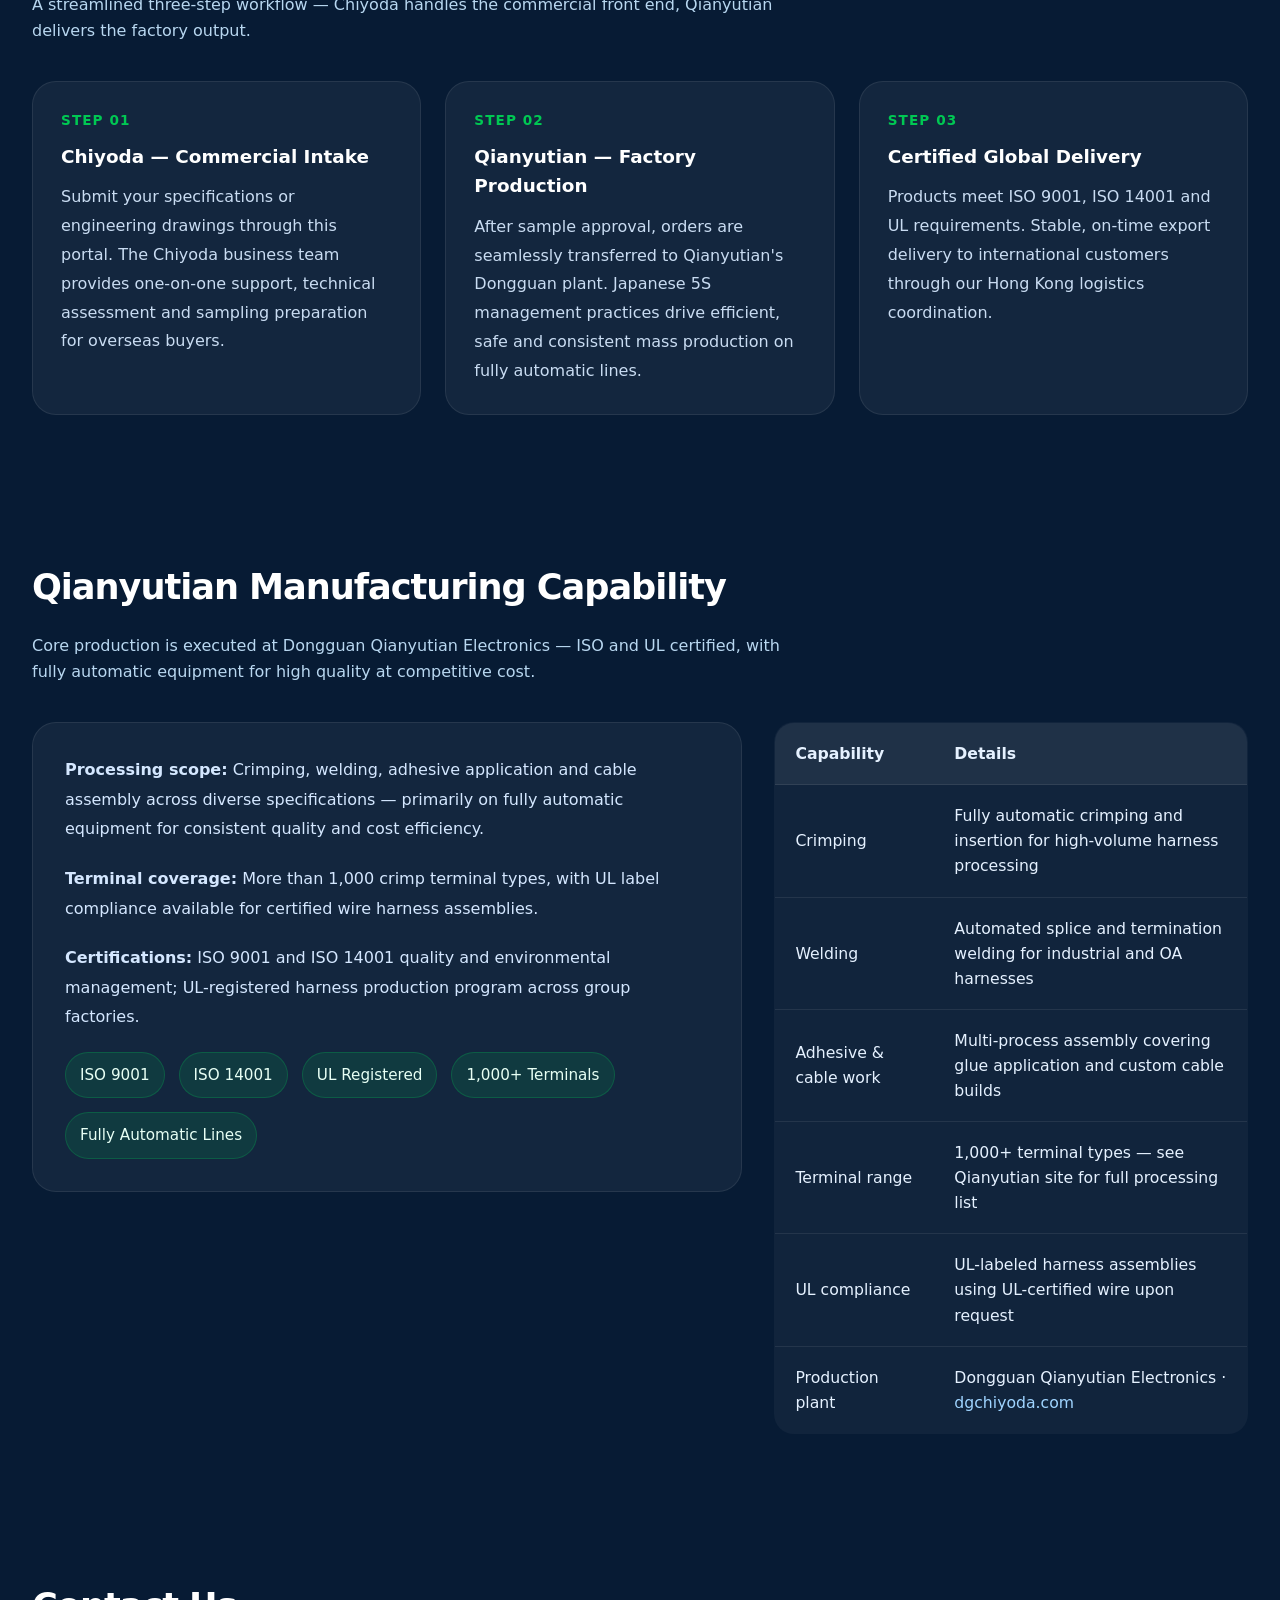
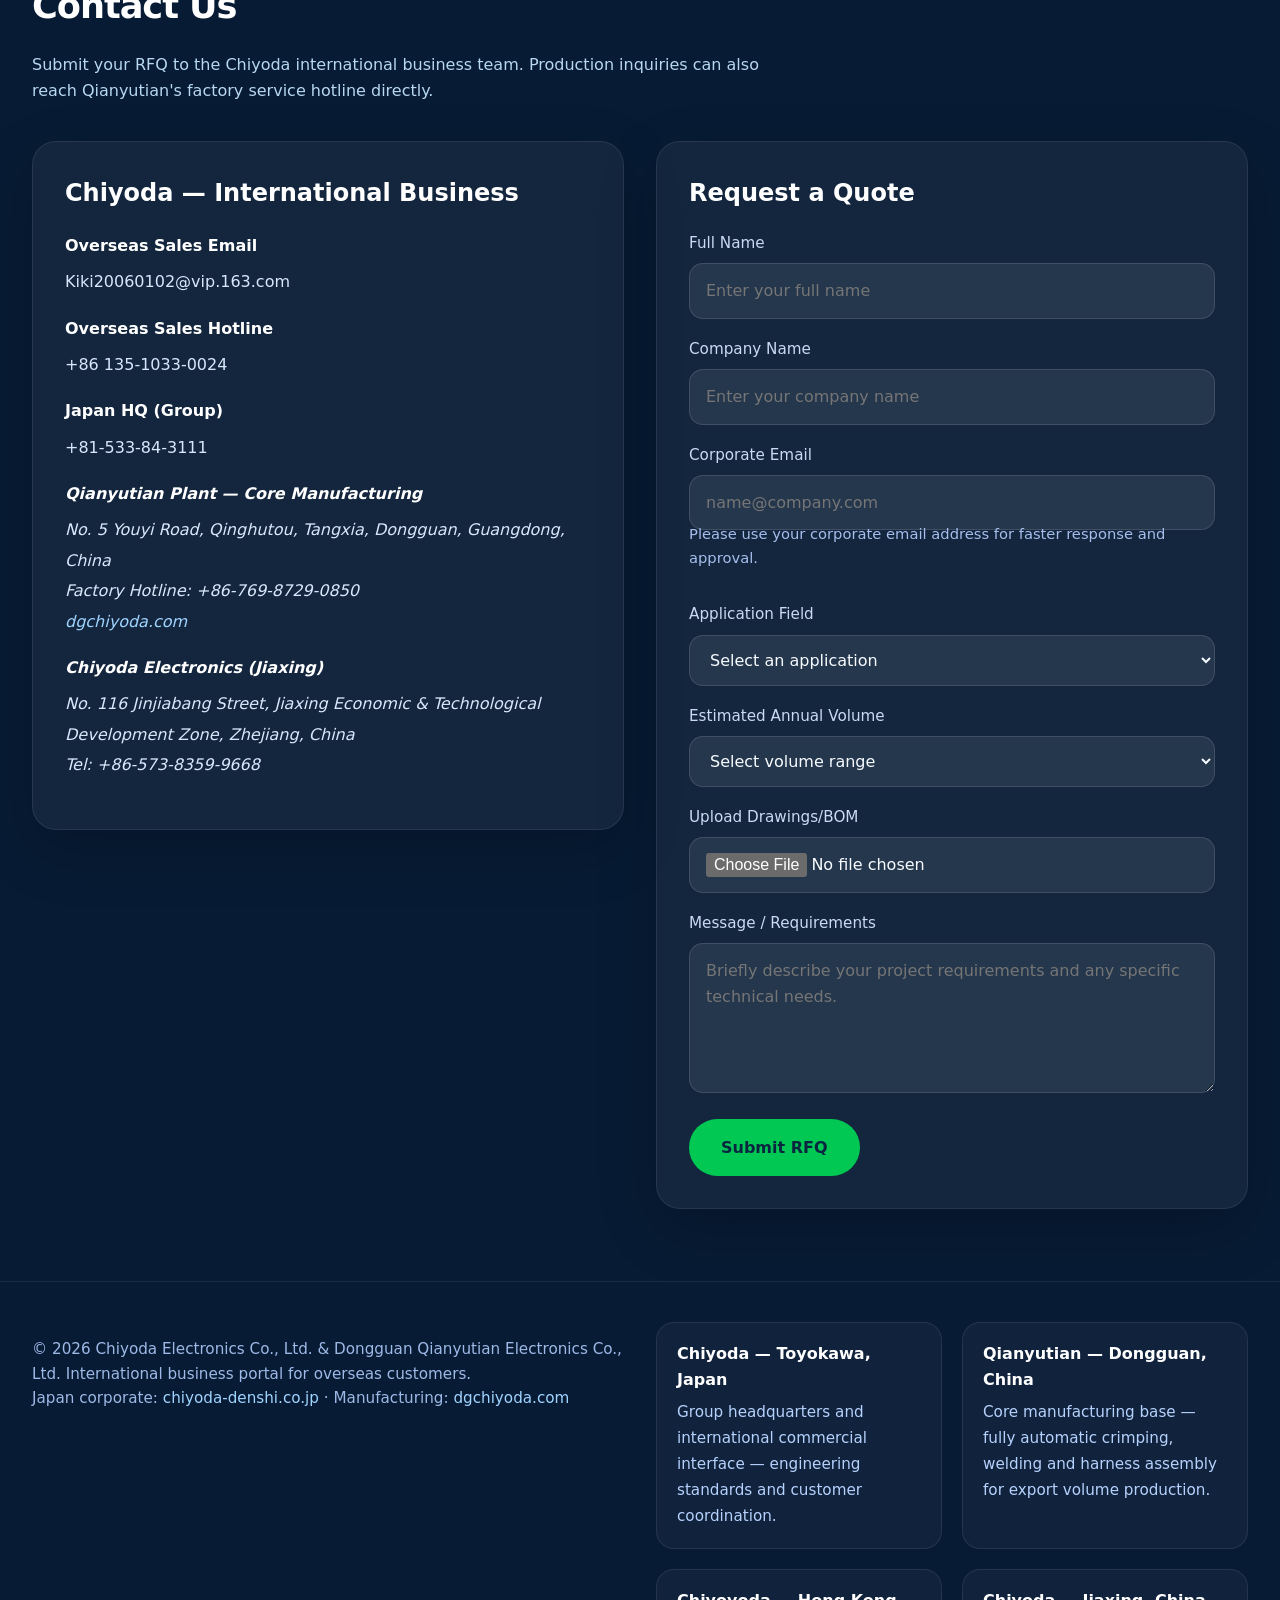
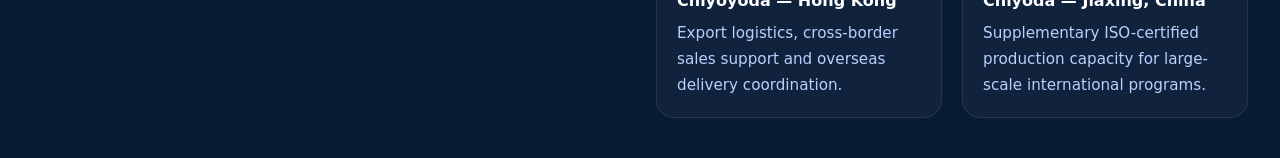
<file: real business.html>
<!DOCTYPE html>
<html lang="en">
<head>
  <meta charset="UTF-8">
  <meta name="viewport" content="width=device-width, initial-scale=1.0">
  <title>Chiyoda Electronics Co., Ltd. | Global Wire Harness Solutions</title>
  <style>
    :root {
      color-scheme: dark;
      font-family: Inter, system-ui, -apple-system, BlinkMacSystemFont, "Segoe UI", sans-serif;
      margin: 0;
      padding: 0;
      box-sizing: border-box;
      background-color: #0A2540;
      color: #FFFFFF;
      scroll-behavior: smooth;
    }

    *, *::before, *::after {
      box-sizing: inherit;
    }

    body {
      margin: 0;
      background-color: #071B34;
      color: #FFFFFF;
      line-height: 1.6;
    }

    img {
      max-width: 100%;
      display: block;
    }

    a {
      color: inherit;
      text-decoration: none;
    }

    button, input, select, textarea {
      font: inherit;
    }

    .site-wrapper {
      display: flex;
      flex-direction: column;
      min-height: 100vh;
    }

    header {
      width: 100%;
      padding: 24px 32px;
      position: sticky;
      top: 0;
      background: rgba(10, 37, 64, 0.96);
      backdrop-filter: blur(16px);
      z-index: 20;
      border-bottom: 1px solid rgba(255,255,255,0.08);
    }

    .nav-container {
      display: flex;
      justify-content: space-between;
      align-items: center;
      gap: 24px;
      max-width: 1280px;
      margin: 0 auto;
    }

    .brand {
      display: flex;
      align-items: center;
      gap: 12px;
      font-weight: 700;
      font-size: 1.15rem;
      letter-spacing: 0.08em;
      text-transform: uppercase;
    }

    .brand::before {
      content: "";
      width: 12px;
      height: 12px;
      background: #00C853;
      border-radius: 50%;
      box-shadow: 0 0 18px rgba(0,200,83,0.35);
    }

    nav ul {
      display: flex;
      align-items: center;
      gap: 28px;
      margin: 0;
      padding: 0;
      list-style: none;
    }

    nav li a {
      color: #E8EFF8;
      transition: color 0.25s ease, transform 0.25s ease;
    }

    nav li a:hover {
      color: #00C853;
      transform: translateY(-1px);
    }

    main {
      flex: 1;
      width: 100%;
    }

    .hero {
      display: grid;
      align-items: center;
      min-height: 84vh;
      padding: 72px 32px;
      max-width: 1280px;
      margin: 0 auto;
      gap: 48px;
    }

    .hero-copy {
      max-width: 700px;
    }

    .hero-copy h1 {
      margin: 0 0 22px;
      font-size: clamp(3rem, 5vw, 4.8rem);
      line-height: 0.95;
      letter-spacing: -0.04em;
      color: #FFFFFF;
    }

    .hero-copy p {
      margin: 0 0 28px;
      max-width: 640px;
      font-size: 1.05rem;
      color: #D6E8FA;
    }

    .hero-copy .hero-button {
      display: inline-flex;
      align-items: center;
      justify-content: center;
      padding: 16px 28px;
      background: #00C853;
      color: #0A2540;
      border: none;
      border-radius: 999px;
      font-weight: 700;
      letter-spacing: 0.02em;
      cursor: pointer;
      box-shadow: 0 18px 45px rgba(0,200,83,0.22);
      transition: transform 0.25s ease, box-shadow 0.25s ease;
    }

    .hero-copy .hero-button:hover {
      transform: translateY(-2px);
      box-shadow: 0 22px 50px rgba(0,200,83,0.28);
    }

    .hero-visual {
      display: grid;
      justify-items: end;
      align-items: center;
    }

    .hero-panel {
      width: 100%;
      max-width: 520px;
      background: linear-gradient(180deg, rgba(10,37,64,0.96), rgba(5,18,39,0.9));
      border: 1px solid rgba(255,255,255,0.08);
      border-radius: 28px;
      padding: 34px;
      box-shadow: 0 30px 80px rgba(0,0,0,0.25);
    }

    .hero-panel h2 {
      margin: 0 0 16px;
      font-size: 1.75rem;
      color: #FFFFFF;
    }

    .hero-panel ul {
      margin: 0;
      padding: 0;
      list-style: none;
      display: grid;
      gap: 14px;
    }

    .hero-panel li {
      font-size: 1rem;
      color: #B8D7F0;
    }

    section {
      padding: 72px 32px;
      max-width: 1280px;
      margin: 0 auto;
    }

    .section-title {
      margin: 0 0 18px;
      font-size: 2.2rem;
      letter-spacing: -0.03em;
      color: #FFFFFF;
    }

    .section-subtitle {
      margin: 0 0 38px;
      max-width: 760px;
      color: #B8D7F0;
      font-size: 1rem;
    }

    #about .about-grid {
      display: grid;
      grid-template-columns: repeat(2, minmax(0, 1fr));
      gap: 36px;
      align-items: start;
    }

    .about-card {
      background: rgba(255,255,255,0.05);
      border: 1px solid rgba(255,255,255,0.08);
      border-radius: 24px;
      padding: 32px;
      box-shadow: 0 20px 60px rgba(0,0,0,0.18);
    }

    .about-card p {
      margin: 0 0 16px;
      color: #D3E4FC;
      line-height: 1.9;
    }

    .about-card ul {
      margin: 0;
      padding-left: 20px;
      color: #E2F4D4;
      line-height: 1.9;
    }

    .about-card ul li {
      margin-bottom: 10px;
    }

    #products .product-grid {
      display: grid;
      grid-template-columns: repeat(2, minmax(0, 1fr));
      gap: 24px;
    }

    .official-links {
      display: flex;
      flex-wrap: wrap;
      gap: 18px 28px;
      margin-top: 18px;
    }

    .official-link {
      display: inline-flex;
      align-items: center;
      gap: 8px;
      color: #9FD4FF;
      font-size: 0.95rem;
      border-bottom: 1px solid rgba(159,212,255,0.35);
      padding-bottom: 2px;
      transition: color 0.2s ease, border-color 0.2s ease;
    }

    .official-link:hover {
      color: #00C853;
      border-color: rgba(0,200,83,0.45);
    }

    .clients-note {
      margin-top: 28px;
      padding: 22px 24px;
      border-radius: 18px;
      background: rgba(255,255,255,0.04);
      border: 1px solid rgba(255,255,255,0.08);
      color: #B8D7F0;
      line-height: 1.8;
    }

    .clients-note strong {
      color: #FFFFFF;
    }

    #process .process-grid {
      display: grid;
      grid-template-columns: repeat(3, minmax(0, 1fr));
      gap: 24px;
    }

    .process-card {
      background: rgba(255,255,255,0.05);
      border: 1px solid rgba(255,255,255,0.08);
      border-radius: 24px;
      padding: 28px;
    }

    .process-card .step-label {
      color: #00C853;
      font-size: 0.85rem;
      font-weight: 700;
      letter-spacing: 0.08em;
      text-transform: uppercase;
      margin-bottom: 10px;
    }

    .process-card h3 {
      margin: 0 0 12px;
      font-size: 1.15rem;
      color: #FFFFFF;
    }

    .process-card p {
      margin: 0;
      color: #C9DCF2;
      line-height: 1.8;
    }

    .product-card {
      background: linear-gradient(180deg, rgba(10,37,64,0.98), rgba(10,37,64,0.88));
      border: 1px solid rgba(255,255,255,0.08);
      padding: 28px;
      border-radius: 24px;
      transition: transform 0.3s ease, box-shadow 0.3s ease, border-color 0.3s ease;
      min-height: 260px;
      display: flex;
      flex-direction: column;
      gap: 18px;
    }

    .product-card:hover {
      transform: translateY(-8px);
      box-shadow: 0 28px 80px rgba(0,0,0,0.24);
      border-color: rgba(0,200,83,0.35);
    }

    .product-card h3 {
      margin: 0;
      font-size: 1.2rem;
      color: #FFFFFF;
    }

    .product-card p {
      margin: 0;
      color: #C9DCF2;
      line-height: 1.8;
    }

    #capabilities .capabilities-grid {
      display: grid;
      grid-template-columns: 1.5fr 1fr;
      gap: 32px;
      align-items: start;
    }

    .capability-summary {
      background: rgba(255,255,255,0.05);
      border: 1px solid rgba(255,255,255,0.08);
      border-radius: 24px;
      padding: 32px;
    }

    .capability-summary p {
      margin: 0 0 20px;
      color: #D4E7FF;
      line-height: 1.85;
    }

    .capability-summary .badge-list {
      display: flex;
      flex-wrap: wrap;
      gap: 14px;
      margin: 0;
      padding: 0;
      list-style: none;
    }

    .capability-summary .badge-list li {
      background: rgba(0,200,83,0.12);
      color: #E7FFF4;
      padding: 10px 14px;
      border-radius: 999px;
      font-size: 0.95rem;
      border: 1px solid rgba(0,200,83,0.24);
    }

    .capability-table {
      width: 100%;
      border-collapse: collapse;
      background: rgba(255,255,255,0.04);
      border: 1px solid rgba(255,255,255,0.08);
      border-radius: 20px;
      overflow: hidden;
    }

    .capability-table th,
    .capability-table td {
      padding: 18px 20px;
      text-align: left;
      border-bottom: 1px solid rgba(255,255,255,0.08);
      color: #E5F1FF;
      font-size: 0.98rem;
    }

    .capability-table th {
      background: rgba(255,255,255,0.06);
      font-weight: 600;
    }

    .capability-table tr:last-child td {
      border-bottom: none;
    }

    #contact .contact-grid {
      display: grid;
      grid-template-columns: 1fr 1fr;
      gap: 32px;
      align-items: start;
    }

    .contact-info,
    .contact-form-card {
      background: rgba(255,255,255,0.05);
      border: 1px solid rgba(255,255,255,0.08);
      border-radius: 24px;
      padding: 32px;
      box-shadow: 0 20px 60px rgba(0,0,0,0.18);
    }

    .contact-info h3,
    .contact-form-card h3 {
      margin-top: 0;
      margin-bottom: 18px;
      font-size: 1.5rem;
      color: #FFFFFF;
    }

    .contact-info p,
    .contact-info address {
      margin: 0 0 16px;
      color: #D8E8FB;
      line-height: 1.9;
    }

    .contact-info strong {
      color: #FFFFFF;
      display: block;
      margin-bottom: 6px;
    }

    .contact-form-card form {
      display: grid;
      gap: 18px;
    }

    .contact-form-card label {
      display: block;
      font-size: 0.95rem;
      margin-bottom: 8px;
      color: #CAD9F5;
    }

    .contact-form-card input,
    .contact-form-card select,
    .contact-form-card textarea {
      width: 100%;
      background: rgba(255,255,255,0.08);
      border: 1px solid rgba(255,255,255,0.12);
      border-radius: 14px;
      padding: 14px 16px;
      color: #F7FBFF;
      outline: none;
      transition: border-color 0.2s ease, background 0.2s ease;
    }

    .contact-form-card input:focus,
    .contact-form-card select:focus,
    .contact-form-card textarea:focus {
      background: rgba(255,255,255,0.12);
      border-color: #00C853;
    }

    .contact-form-card textarea {
      min-height: 150px;
      resize: vertical;
    }

    .contact-form-card .form-note {
      font-size: 0.92rem;
      color: #A7BEED;
      margin-top: -8px;
    }

    .contact-form-card button {
      align-self: flex-start;
      width: fit-content;
      padding: 16px 32px;
      border-radius: 999px;
      border: none;
      background: #00C853;
      color: #0A2540;
      font-weight: 700;
      cursor: pointer;
      transition: transform 0.2s ease, box-shadow 0.2s ease;
    }

    .contact-form-card button:hover {
      transform: translateY(-1px);
      box-shadow: 0 16px 32px rgba(0,200,83,0.28);
    }

    footer {
      padding: 40px 32px;
      background: #081B35;
      border-top: 1px solid rgba(255,255,255,0.08);
    }

    .footer-container {
      max-width: 1280px;
      margin: 0 auto;
      display: grid;
      grid-template-columns: 1fr 1fr;
      gap: 32px;
      align-items: start;
    }

    .footer-copy {
      color: #9DB9E6;
      font-size: 0.95rem;
    }

    .footer-locations {
      display: grid;
      grid-template-columns: repeat(2, minmax(0, 1fr));
      gap: 20px;
    }

    .location-card {
      background: rgba(255,255,255,0.04);
      border: 1px solid rgba(255,255,255,0.08);
      border-radius: 18px;
      padding: 18px 20px;
    }

    .location-card h4 {
      margin: 0 0 8px;
      font-size: 1rem;
      color: #FFFFFF;
    }

    .location-card p {
      margin: 0;
      color: #B5D1FD;
      font-size: 0.95rem;
      line-height: 1.7;
    }

    @media (max-width: 1024px) {
      .hero,
      #about .about-grid,
      #products .product-grid,
      #process .process-grid,
      #capabilities .capabilities-grid,
      #contact .contact-grid,
      .footer-container,
      .footer-locations {
        grid-template-columns: 1fr;
      }

      header {
        padding: 20px 24px;
      }

      .nav-container {
        flex-direction: column;
        align-items: flex-start;
      }

      nav ul {
        flex-wrap: wrap;
        gap: 16px;
      }
    }

    @media (max-width: 720px) {
      .hero {
        padding: 44px 20px 60px;
      }

      section {
        padding: 52px 20px;
      }

      .hero-copy h1 {
        font-size: 2.8rem;
      }

      .hero-panel {
        padding: 26px;
      }

      .product-card,
      .about-card,
      .contact-info,
      .contact-form-card,
      .capability-summary {
        padding: 24px;
      }

      .capability-table th,
      .capability-table td {
        padding: 14px 16px;
      }
    }
  </style>
</head>
<body>
  <div class="site-wrapper">
    <header>
      <div class="nav-container">
        <a class="brand" href="#home">Chiyoda Electronics</a>
        <nav>
          <ul>
            <li><a href="#home">Home</a></li>
            <li><a href="#about">About Us</a></li>
            <li><a href="#products">Products</a></li>
            <li><a href="#process">How We Work</a></li>
            <li><a href="#capabilities">Quality</a></li>
            <li><a href="#contact">Contact</a></li>
          </ul>
        </nav>
      </div>
    </header>
    <main>
      <section id="home" class="hero">
        <div class="hero-copy">
          <h1>Your International Gateway to Precision Wire Harness Manufacturing</h1>
          <p>Chiyoda Electronics serves as the dedicated overseas business interface for the Chiyoda Group — handling RFQs, technical review and customer coordination. Confirmed orders are transferred to <strong>Qianyutian Electronics</strong>, our core manufacturing base in Dongguan, for automated high-volume production and export delivery.</p>
          <a class="hero-button" href="#contact">Request a Quote</a>
          <div class="official-links">
            <a class="official-link" href="https://www.chiyoda-denshi.co.jp/" target="_blank" rel="noopener noreferrer">Japan corporate site →</a>
            <a class="official-link" href="https://dgchiyoda.com/" target="_blank" rel="noopener noreferrer">Qianyutian manufacturing site →</a>
          </div>
        </div>
        <div class="hero-visual">
          <div class="hero-panel">
            <h2>Chiyoda Front Office, Qianyutian Factory Floor</h2>
            <ul>
              <li><strong>Chiyoda</strong> — international sales, specification intake and project coordination for overseas buyers.</li>
              <li><strong>Qianyutian (Dongguan)</strong> — primary mass-production plant with fully automatic crimping, welding and inspection lines.</li>
              <li><strong>Chiyoyoda (Hong Kong)</strong> — export logistics and cross-border customer support.</li>
              <li><strong>Japan HQ (Toyokawa)</strong> — engineering standards, prototyping and group quality governance.</li>
            </ul>
          </div>
        </div>
      </section>
      <section id="about">
        <h2 class="section-title">How Chiyoda &amp; Qianyutian Work Together</h2>
        <p class="section-subtitle">Chiyoda Electronics Co., Ltd. (千代田電子工業) is the group's international commercial interface. Dongguan Qianyutian Electronics Co., Ltd. (东莞千与田电子有限公司) is the core manufacturing entity that executes volume production for export programs.</p>
        <div class="about-grid">
          <div class="about-card">
            <p><strong>Chiyoda — Business &amp; Technical Interface</strong><br>Overseas customers engage Chiyoda for RFQs, drawing review, sampling coordination and account management. Chiyoda consolidates requirements and aligns them with Japan HQ engineering standards before release to production.</p>
            <p><strong>Qianyutian — Manufacturing Execution</strong><br>Once samples and orders are confirmed, production is transferred to Qianyutian's Dongguan plant — equipped with fully automatic processing for crimping, welding, adhesive application and cable assembly at scale.</p>
          </div>
          <div class="about-card">
            <ul>
              <li>Chiyoda HQ: 3-14-4 Honohara, Toyokawa, Aichi 442-8511, Japan · +81-533-84-3111</li>
              <li>Qianyutian Plant: No. 5 Youyi Road, Qinghutou, Tangxia, Dongguan, Guangdong, China · +86-769-8729-0850</li>
              <li>Chiyoyoda (Hong Kong) — export sales and logistics coordination.</li>
              <li>Chiyoda Electronics (Jiaxing) — additional ISO-certified capacity for high-volume programs.</li>
              <li>1,000+ terminal types supported; UL-labeled harness assemblies available upon request.</li>
            </ul>
          </div>
        </div>
      </section>
      <section id="products">
        <h2 class="section-title">Products &amp; Applications</h2>
        <p class="section-subtitle">Aligned with our Japan product portfolio, we support international OEMs across industrial, medical, office automation and agricultural measurement markets.</p>
        <div class="product-grid">
          <article class="product-card">
            <h3>Industrial &amp; Medical Wire Harnesses</h3>
            <p>Custom harness design and manufacturing for industrial machinery, medical devices and precision equipment — from engineering validation through volume production.</p>
          </article>
          <article class="product-card">
            <h3>Office Automation &amp; Building Equipment</h3>
            <p>High-reliability wiring assemblies for copiers, printers, HVAC and building systems, serving global office automation and facility equipment manufacturers.</p>
          </article>
          <article class="product-card">
            <h3>Harness Components &amp; Parts Supply</h3>
            <p>Distribution of harness-related components from leading Japanese and international connector and wire manufacturers to support your bill of materials and sourcing needs.</p>
          </article>
          <article class="product-card">
            <h3>Oishi Fruit — Non-Destructive Fruit Measurement</h3>
            <p>Our proprietary Oishi Fruit instrument measures fruit sugar content and ripeness without damage — supporting agricultural quality control, branding and export grading programs.</p>
          </article>
        </div>
        <div class="clients-note">
          <strong>Trusted by leading manufacturers</strong> including Konica Minolta, Ricoh, Panasonic Eco Solutions, Fujifilm, Mitsubishi Electric, Omron and other global electronics brands. Contact us for application-specific references.
        </div>
      </section>
      <section id="process">
        <h2 class="section-title">From Inquiry to Mass Production</h2>
        <p class="section-subtitle">A streamlined three-step workflow — Chiyoda handles the commercial front end, Qianyutian delivers the factory output.</p>
        <div class="process-grid">
          <article class="process-card">
            <div class="step-label">Step 01</div>
            <h3>Chiyoda — Commercial Intake</h3>
            <p>Submit your specifications or engineering drawings through this portal. The Chiyoda business team provides one-on-one support, technical assessment and sampling preparation for overseas buyers.</p>
          </article>
          <article class="process-card">
            <div class="step-label">Step 02</div>
            <h3>Qianyutian — Factory Production</h3>
            <p>After sample approval, orders are seamlessly transferred to Qianyutian's Dongguan plant. Japanese 5S management practices drive efficient, safe and consistent mass production on fully automatic lines.</p>
          </article>
          <article class="process-card">
            <div class="step-label">Step 03</div>
            <h3>Certified Global Delivery</h3>
            <p>Products meet ISO 9001, ISO 14001 and UL requirements. Stable, on-time export delivery to international customers through our Hong Kong logistics coordination.</p>
          </article>
        </div>
      </section>
      <section id="capabilities">
        <h2 class="section-title">Qianyutian Manufacturing Capability</h2>
        <p class="section-subtitle">Core production is executed at Dongguan Qianyutian Electronics — ISO and UL certified, with fully automatic equipment for high quality at competitive cost.</p>
        <div class="capabilities-grid">
          <div class="capability-summary">
            <p><strong>Processing scope:</strong> Crimping, welding, adhesive application and cable assembly across diverse specifications — primarily on fully automatic equipment for consistent quality and cost efficiency.</p>
            <p><strong>Terminal coverage:</strong> More than 1,000 crimp terminal types, with UL label compliance available for certified wire harness assemblies.</p>
            <p><strong>Certifications:</strong> ISO 9001 and ISO 14001 quality and environmental management; UL-registered harness production program across group factories.</p>
            <ul class="badge-list">
              <li>ISO 9001</li>
              <li>ISO 14001</li>
              <li>UL Registered</li>
              <li>1,000+ Terminals</li>
              <li>Fully Automatic Lines</li>
            </ul>
          </div>
          <table class="capability-table">
            <thead>
              <tr>
                <th>Capability</th>
                <th>Details</th>
              </tr>
            </thead>
            <tbody>
              <tr>
                <td>Crimping</td>
                <td>Fully automatic crimping and insertion for high-volume harness processing</td>
              </tr>
              <tr>
                <td>Welding</td>
                <td>Automated splice and termination welding for industrial and OA harnesses</td>
              </tr>
              <tr>
                <td>Adhesive &amp; cable work</td>
                <td>Multi-process assembly covering glue application and custom cable builds</td>
              </tr>
              <tr>
                <td>Terminal range</td>
                <td>1,000+ terminal types — see Qianyutian site for full processing list</td>
              </tr>
              <tr>
                <td>UL compliance</td>
                <td>UL-labeled harness assemblies using UL-certified wire upon request</td>
              </tr>
              <tr>
                <td>Production plant</td>
                <td>Dongguan Qianyutian Electronics · <a href="https://dgchiyoda.com/" target="_blank" rel="noopener noreferrer" style="color:#9FD4FF">dgchiyoda.com</a></td>
              </tr>
            </tbody>
          </table>
        </div>
      </section>
      <section id="contact">
        <h2 class="section-title">Contact Us</h2>
        <p class="section-subtitle">Submit your RFQ to the Chiyoda international business team. Production inquiries can also reach Qianyutian's factory service hotline directly.</p>
        <div class="contact-grid">
          <aside class="contact-info">
            <h3>Chiyoda — International Business</h3>
            <p><strong>Overseas Sales Email</strong>Kiki20060102@vip.163.com</p>
            <p><strong>Overseas Sales Hotline</strong>+86 135-1033-0024</p>
            <p><strong>Japan HQ (Group)</strong>+81-533-84-3111</p>
            <address>
              <strong>Qianyutian Plant — Core Manufacturing</strong>
              No. 5 Youyi Road, Qinghutou, Tangxia, Dongguan, Guangdong, China<br>
              Factory Hotline: +86-769-8729-0850<br>
              <a href="https://dgchiyoda.com/" target="_blank" rel="noopener noreferrer" style="color:#9FD4FF">dgchiyoda.com</a>
            </address>
            <address>
              <strong>Chiyoda Electronics (Jiaxing)</strong>
              No. 116 Jinjiabang Street, Jiaxing Economic &amp; Technological Development Zone, Zhejiang, China<br>
              Tel: +86-573-8359-9668
            </address>
          </aside>
          <div class="contact-form-card">
            <h3>Request a Quote</h3>
            <form>
              <div>
                <label for="fullname">Full Name</label>
                <input type="text" id="fullname" name="fullname" placeholder="Enter your full name" required>
              </div>
              <div>
                <label for="company">Company Name</label>
                <input type="text" id="company" name="company" placeholder="Enter your company name" required>
              </div>
              <div>
                <label for="email">Corporate Email</label>
                <input type="email" id="email" name="email" placeholder="name@company.com" required>
                <p class="form-note">Please use your corporate email address for faster response and approval.</p>
              </div>
              <div>
                <label for="application">Application Field</label>
                <select id="application" name="application" required>
                  <option value="">Select an application</option>
                  <option value="industrial">Industrial Equipment</option>
                  <option value="medical">Medical & Laboratory</option>
                  <option value="office">Office Automation</option>
                  <option value="building">Building / HVAC Equipment</option>
                  <option value="oishifruit">Oishi Fruit Measurement</option>
                  <option value="other">Other / Components Supply</option>
                </select>
              </div>
              <div>
                <label for="volume">Estimated Annual Volume</label>
                <select id="volume" name="volume" required>
                  <option value="">Select volume range</option>
                  <option value="under50k">Under 50,000 units</option>
                  <option value="50k-200k">50,000 - 200,000 units</option>
                  <option value="200k-500k">200,000 - 500,000 units</option>
                  <option value="500kplus">500,000+ units</option>
                </select>
              </div>
              <div>
                <label for="file">Upload Drawings/BOM</label>
                <input type="file" id="file" name="file" accept=".pdf,.xls,.xlsx,.zip,.rar,.dwg" required>
              </div>
              <div>
                <label for="message">Message / Requirements</label>
                <textarea id="message" name="message" placeholder="Briefly describe your project requirements and any specific technical needs." required></textarea>
              </div>
              <button type="submit">Submit RFQ</button>
            </form>
          </div>
        </div>
      </section>
    </main>
    <footer>
      <div class="footer-container">
        <div class="footer-copy">
          <p>© 2026 Chiyoda Electronics Co., Ltd. &amp; Dongguan Qianyutian Electronics Co., Ltd. International business portal for overseas customers.<br>
            Japan corporate: <a href="https://www.chiyoda-denshi.co.jp/" target="_blank" rel="noopener noreferrer" style="color:#9FD4FF">chiyoda-denshi.co.jp</a> ·
            Manufacturing: <a href="https://dgchiyoda.com/" target="_blank" rel="noopener noreferrer" style="color:#9FD4FF">dgchiyoda.com</a>
          </p>
        </div>
        <div class="footer-locations">
          <div class="location-card">
            <h4>Chiyoda — Toyokawa, Japan</h4>
            <p>Group headquarters and international commercial interface — engineering standards and customer coordination.</p>
          </div>
          <div class="location-card">
            <h4>Qianyutian — Dongguan, China</h4>
            <p>Core manufacturing base — fully automatic crimping, welding and harness assembly for export volume production.</p>
          </div>
          <div class="location-card">
            <h4>Chiyoyoda — Hong Kong</h4>
            <p>Export logistics, cross-border sales support and overseas delivery coordination.</p>
          </div>
          <div class="location-card">
            <h4>Chiyoda — Jiaxing, China</h4>
            <p>Supplementary ISO-certified production capacity for large-scale international programs.</p>
          </div>
        </div>
      </div>
    </footer>
  </div>
</body>
</html>
</file>
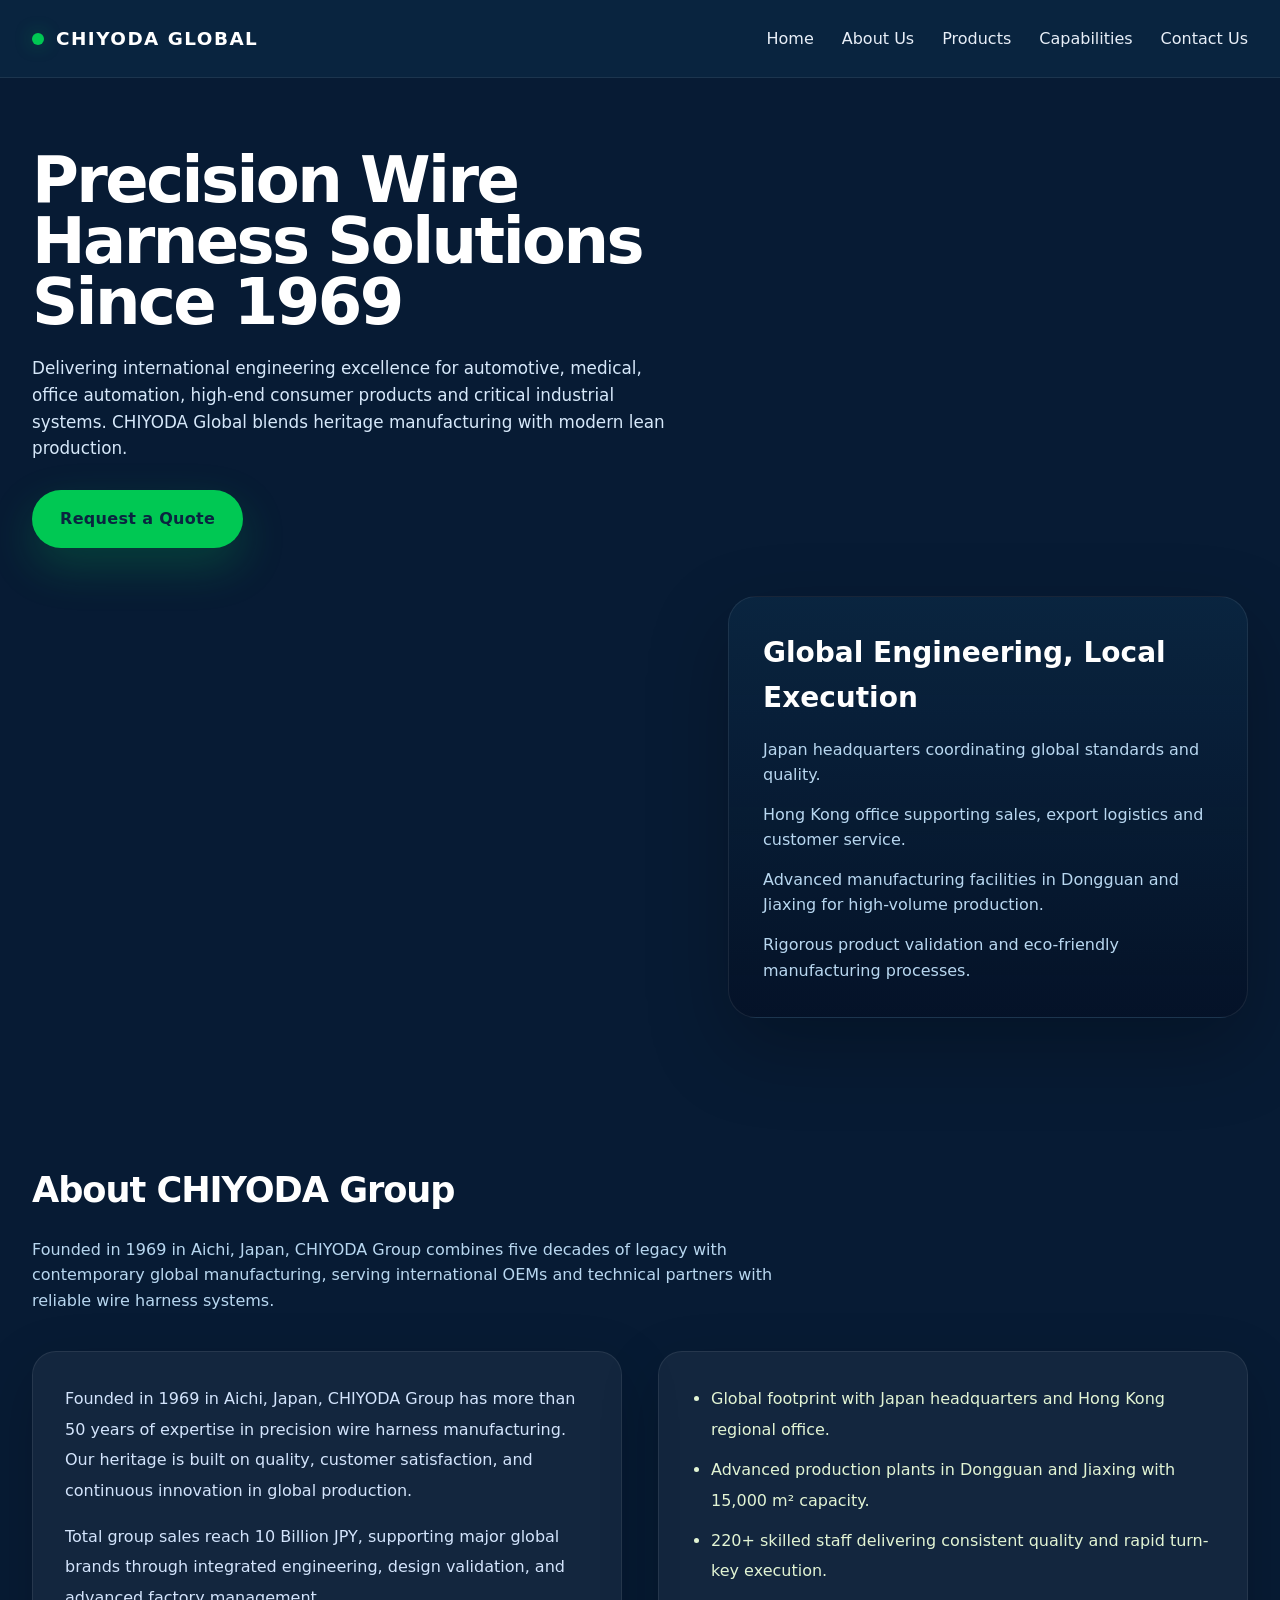
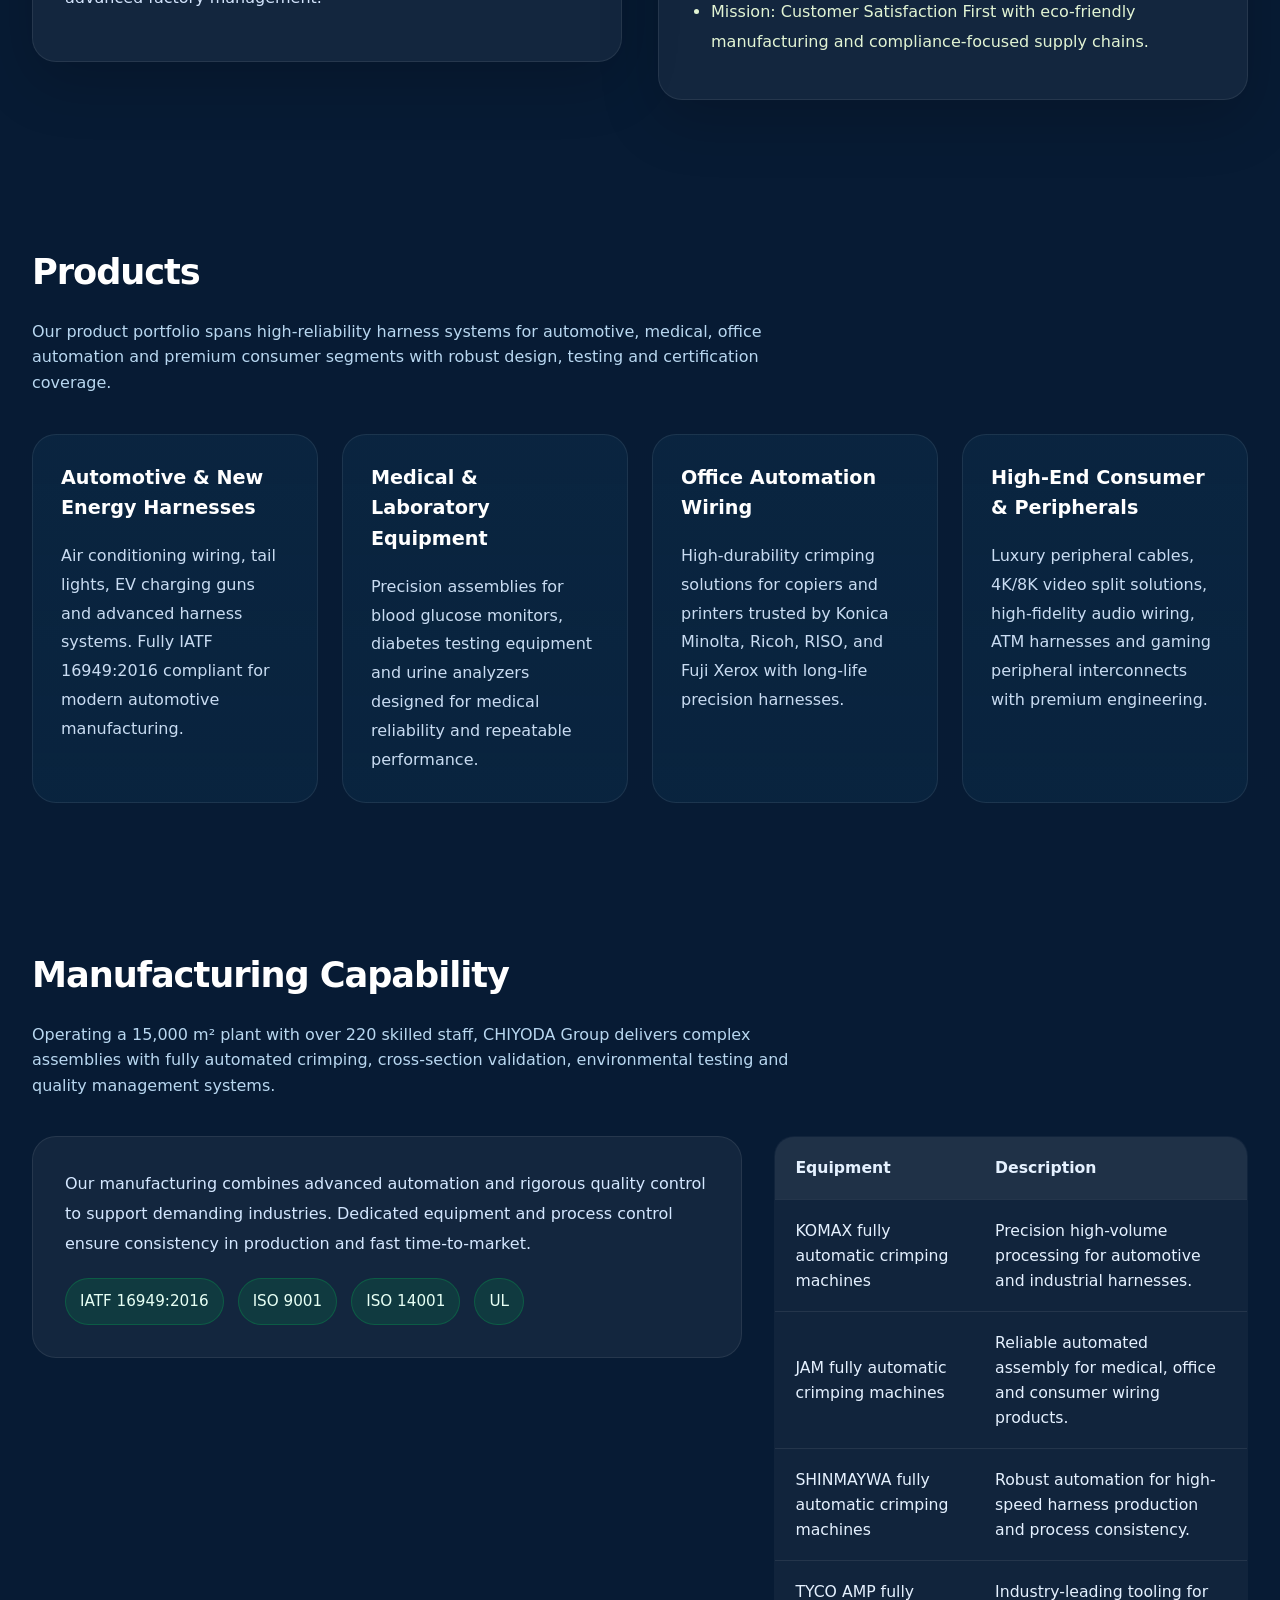
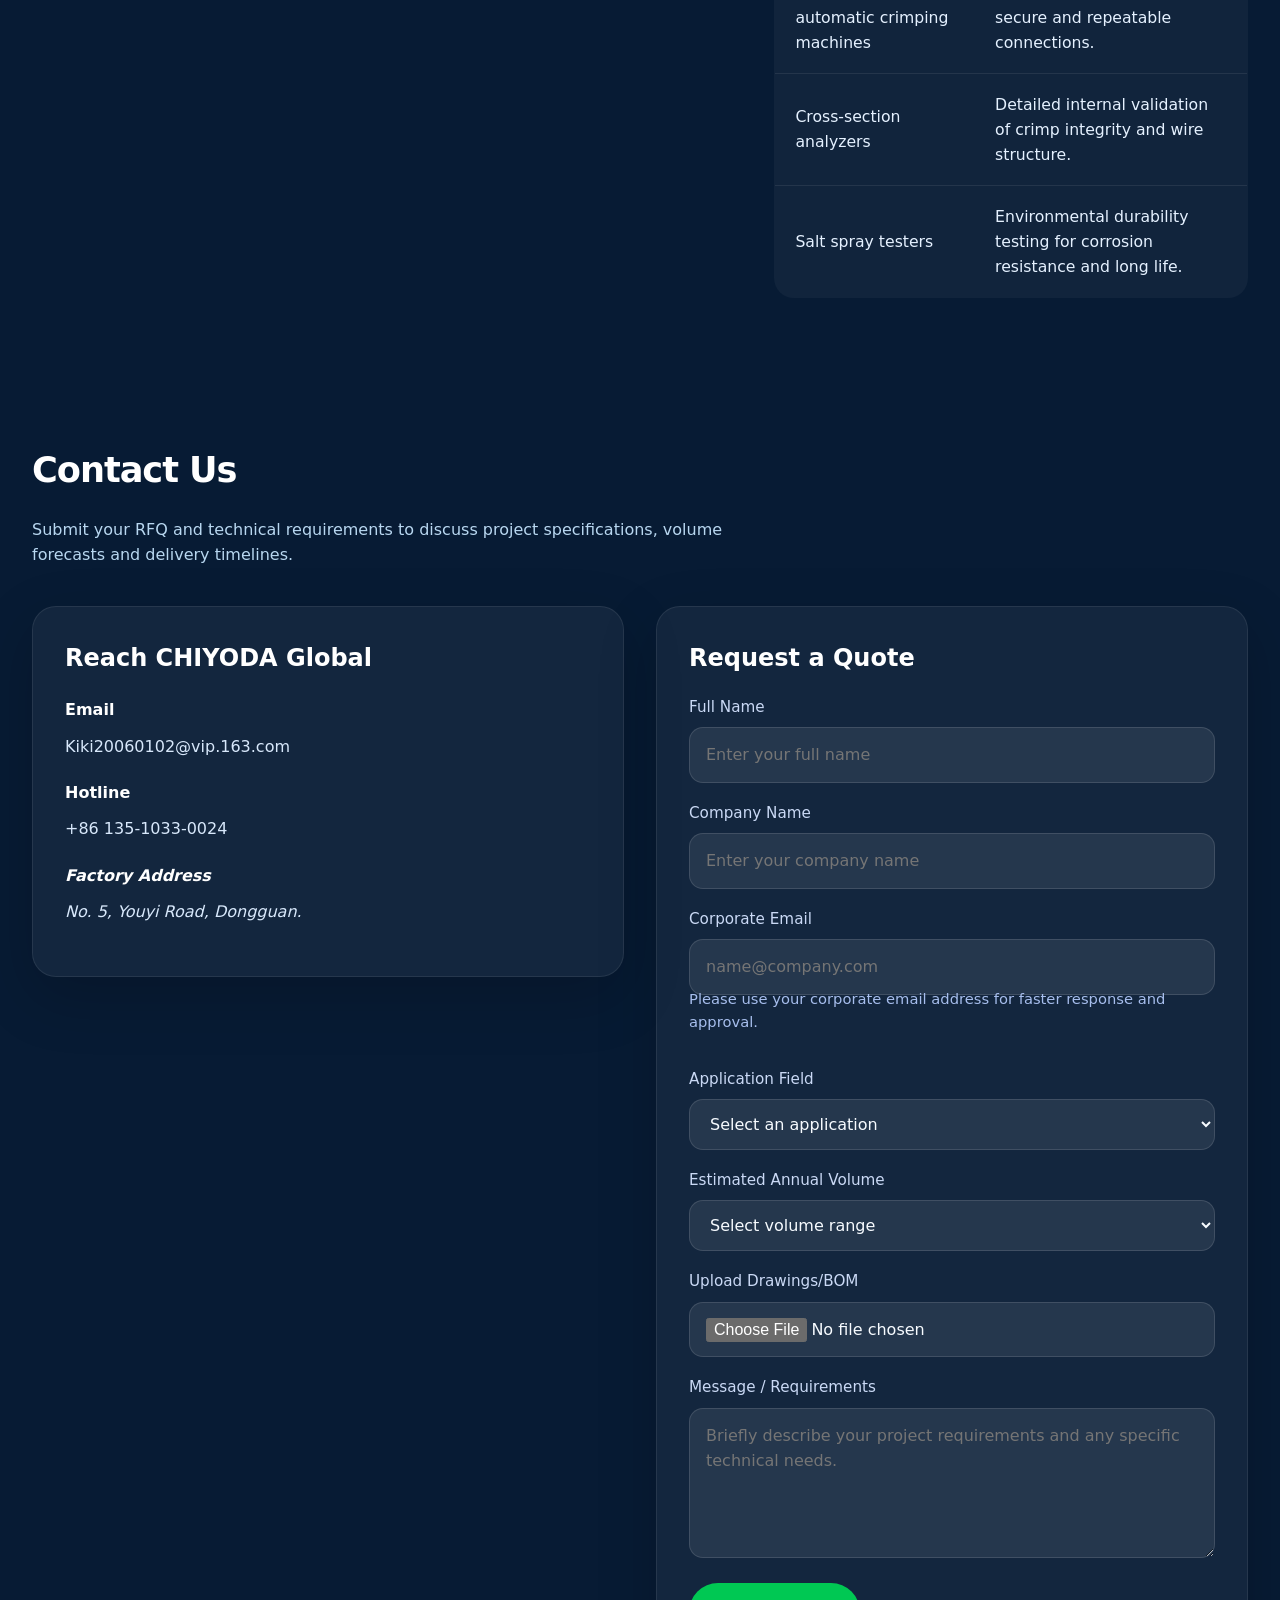
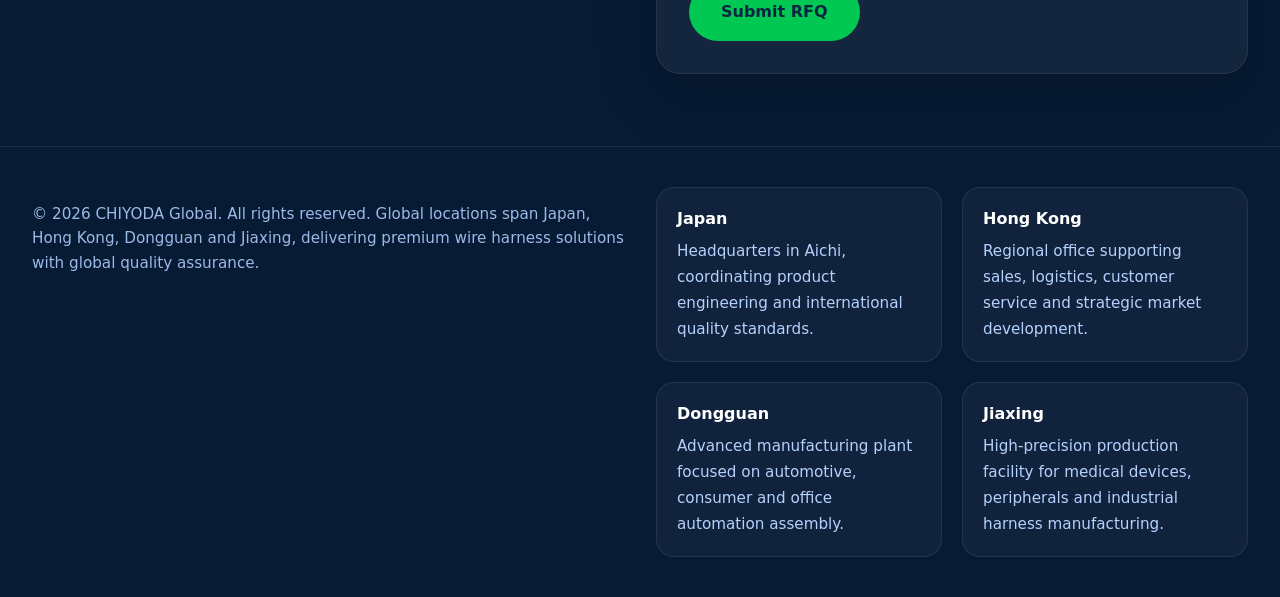
<file: realbusiness.html>
<!DOCTYPE html>
<html lang="en">
<head>
  <meta charset="UTF-8">
  <meta name="viewport" content="width=device-width, initial-scale=1.0">
  <title>CHIYODA Global | Precision Wire Harness Solutions</title>
  <style>
    :root {
      color-scheme: dark;
      font-family: Inter, system-ui, -apple-system, BlinkMacSystemFont, "Segoe UI", sans-serif;
      margin: 0;
      padding: 0;
      box-sizing: border-box;
      background-color: #0A2540;
      color: #FFFFFF;
      scroll-behavior: smooth;
    }

    *, *::before, *::after {
      box-sizing: inherit;
    }

    body {
      margin: 0;
      background-color: #071B34;
      color: #FFFFFF;
      line-height: 1.6;
    }

    img {
      max-width: 100%;
      display: block;
    }

    a {
      color: inherit;
      text-decoration: none;
    }

    button, input, select, textarea {
      font: inherit;
    }

    .site-wrapper {
      display: flex;
      flex-direction: column;
      min-height: 100vh;
    }

    header {
      width: 100%;
      padding: 24px 32px;
      position: sticky;
      top: 0;
      background: rgba(10, 37, 64, 0.96);
      backdrop-filter: blur(16px);
      z-index: 20;
      border-bottom: 1px solid rgba(255,255,255,0.08);
    }

    .nav-container {
      display: flex;
      justify-content: space-between;
      align-items: center;
      gap: 24px;
      max-width: 1280px;
      margin: 0 auto;
    }

    .brand {
      display: flex;
      align-items: center;
      gap: 12px;
      font-weight: 700;
      font-size: 1.15rem;
      letter-spacing: 0.08em;
      text-transform: uppercase;
    }

    .brand::before {
      content: "";
      width: 12px;
      height: 12px;
      background: #00C853;
      border-radius: 50%;
      box-shadow: 0 0 18px rgba(0,200,83,0.35);
    }

    nav ul {
      display: flex;
      align-items: center;
      gap: 28px;
      margin: 0;
      padding: 0;
      list-style: none;
    }

    nav li a {
      color: #E8EFF8;
      transition: color 0.25s ease, transform 0.25s ease;
    }

    nav li a:hover {
      color: #00C853;
      transform: translateY(-1px);
    }

    main {
      flex: 1;
      width: 100%;
    }

    .hero {
      display: grid;
      align-items: center;
      min-height: 84vh;
      padding: 72px 32px;
      max-width: 1280px;
      margin: 0 auto;
      gap: 48px;
    }

    .hero-copy {
      max-width: 700px;
    }

    .hero-copy h1 {
      margin: 0 0 22px;
      font-size: clamp(3rem, 5vw, 4.8rem);
      line-height: 0.95;
      letter-spacing: -0.04em;
      color: #FFFFFF;
    }

    .hero-copy p {
      margin: 0 0 28px;
      max-width: 640px;
      font-size: 1.05rem;
      color: #D6E8FA;
    }

    .hero-copy .hero-button {
      display: inline-flex;
      align-items: center;
      justify-content: center;
      padding: 16px 28px;
      background: #00C853;
      color: #0A2540;
      border: none;
      border-radius: 999px;
      font-weight: 700;
      letter-spacing: 0.02em;
      cursor: pointer;
      box-shadow: 0 18px 45px rgba(0,200,83,0.22);
      transition: transform 0.25s ease, box-shadow 0.25s ease;
    }

    .hero-copy .hero-button:hover {
      transform: translateY(-2px);
      box-shadow: 0 22px 50px rgba(0,200,83,0.28);
    }

    .hero-visual {
      display: grid;
      justify-items: end;
      align-items: center;
    }

    .hero-panel {
      width: 100%;
      max-width: 520px;
      background: linear-gradient(180deg, rgba(10,37,64,0.96), rgba(5,18,39,0.9));
      border: 1px solid rgba(255,255,255,0.08);
      border-radius: 28px;
      padding: 34px;
      box-shadow: 0 30px 80px rgba(0,0,0,0.25);
    }

    .hero-panel h2 {
      margin: 0 0 16px;
      font-size: 1.75rem;
      color: #FFFFFF;
    }

    .hero-panel ul {
      margin: 0;
      padding: 0;
      list-style: none;
      display: grid;
      gap: 14px;
    }

    .hero-panel li {
      font-size: 1rem;
      color: #B8D7F0;
    }

    section {
      padding: 72px 32px;
      max-width: 1280px;
      margin: 0 auto;
    }

    .section-title {
      margin: 0 0 18px;
      font-size: 2.2rem;
      letter-spacing: -0.03em;
      color: #FFFFFF;
    }

    .section-subtitle {
      margin: 0 0 38px;
      max-width: 760px;
      color: #B8D7F0;
      font-size: 1rem;
    }

    #about .about-grid {
      display: grid;
      grid-template-columns: repeat(2, minmax(0, 1fr));
      gap: 36px;
      align-items: start;
    }

    .about-card {
      background: rgba(255,255,255,0.05);
      border: 1px solid rgba(255,255,255,0.08);
      border-radius: 24px;
      padding: 32px;
      box-shadow: 0 20px 60px rgba(0,0,0,0.18);
    }

    .about-card p {
      margin: 0 0 16px;
      color: #D3E4FC;
      line-height: 1.9;
    }

    .about-card ul {
      margin: 0;
      padding-left: 20px;
      color: #E2F4D4;
      line-height: 1.9;
    }

    .about-card ul li {
      margin-bottom: 10px;
    }

    #products .product-grid {
      display: grid;
      grid-template-columns: repeat(4, minmax(0, 1fr));
      gap: 24px;
    }

    .product-card {
      background: linear-gradient(180deg, rgba(10,37,64,0.98), rgba(10,37,64,0.88));
      border: 1px solid rgba(255,255,255,0.08);
      padding: 28px;
      border-radius: 24px;
      transition: transform 0.3s ease, box-shadow 0.3s ease, border-color 0.3s ease;
      min-height: 260px;
      display: flex;
      flex-direction: column;
      gap: 18px;
    }

    .product-card:hover {
      transform: translateY(-8px);
      box-shadow: 0 28px 80px rgba(0,0,0,0.24);
      border-color: rgba(0,200,83,0.35);
    }

    .product-card h3 {
      margin: 0;
      font-size: 1.2rem;
      color: #FFFFFF;
    }

    .product-card p {
      margin: 0;
      color: #C9DCF2;
      line-height: 1.8;
    }

    #capabilities .capabilities-grid {
      display: grid;
      grid-template-columns: 1.5fr 1fr;
      gap: 32px;
      align-items: start;
    }

    .capability-summary {
      background: rgba(255,255,255,0.05);
      border: 1px solid rgba(255,255,255,0.08);
      border-radius: 24px;
      padding: 32px;
    }

    .capability-summary p {
      margin: 0 0 20px;
      color: #D4E7FF;
      line-height: 1.85;
    }

    .capability-summary .badge-list {
      display: flex;
      flex-wrap: wrap;
      gap: 14px;
      margin: 0;
      padding: 0;
      list-style: none;
    }

    .capability-summary .badge-list li {
      background: rgba(0,200,83,0.12);
      color: #E7FFF4;
      padding: 10px 14px;
      border-radius: 999px;
      font-size: 0.95rem;
      border: 1px solid rgba(0,200,83,0.24);
    }

    .capability-table {
      width: 100%;
      border-collapse: collapse;
      background: rgba(255,255,255,0.04);
      border: 1px solid rgba(255,255,255,0.08);
      border-radius: 20px;
      overflow: hidden;
    }

    .capability-table th,
    .capability-table td {
      padding: 18px 20px;
      text-align: left;
      border-bottom: 1px solid rgba(255,255,255,0.08);
      color: #E5F1FF;
      font-size: 0.98rem;
    }

    .capability-table th {
      background: rgba(255,255,255,0.06);
      font-weight: 600;
    }

    .capability-table tr:last-child td {
      border-bottom: none;
    }

    #contact .contact-grid {
      display: grid;
      grid-template-columns: 1fr 1fr;
      gap: 32px;
      align-items: start;
    }

    .contact-info,
    .contact-form-card {
      background: rgba(255,255,255,0.05);
      border: 1px solid rgba(255,255,255,0.08);
      border-radius: 24px;
      padding: 32px;
      box-shadow: 0 20px 60px rgba(0,0,0,0.18);
    }

    .contact-info h3,
    .contact-form-card h3 {
      margin-top: 0;
      margin-bottom: 18px;
      font-size: 1.5rem;
      color: #FFFFFF;
    }

    .contact-info p,
    .contact-info address {
      margin: 0 0 16px;
      color: #D8E8FB;
      line-height: 1.9;
    }

    .contact-info strong {
      color: #FFFFFF;
      display: block;
      margin-bottom: 6px;
    }

    .contact-form-card form {
      display: grid;
      gap: 18px;
    }

    .contact-form-card label {
      display: block;
      font-size: 0.95rem;
      margin-bottom: 8px;
      color: #CAD9F5;
    }

    .contact-form-card input,
    .contact-form-card select,
    .contact-form-card textarea {
      width: 100%;
      background: rgba(255,255,255,0.08);
      border: 1px solid rgba(255,255,255,0.12);
      border-radius: 14px;
      padding: 14px 16px;
      color: #F7FBFF;
      outline: none;
      transition: border-color 0.2s ease, background 0.2s ease;
    }

    .contact-form-card input:focus,
    .contact-form-card select:focus,
    .contact-form-card textarea:focus {
      background: rgba(255,255,255,0.12);
      border-color: #00C853;
    }

    .contact-form-card textarea {
      min-height: 150px;
      resize: vertical;
    }

    .contact-form-card .form-note {
      font-size: 0.92rem;
      color: #A7BEED;
      margin-top: -8px;
    }

    .contact-form-card button {
      align-self: flex-start;
      width: fit-content;
      padding: 16px 32px;
      border-radius: 999px;
      border: none;
      background: #00C853;
      color: #0A2540;
      font-weight: 700;
      cursor: pointer;
      transition: transform 0.2s ease, box-shadow 0.2s ease;
    }

    .contact-form-card button:hover {
      transform: translateY(-1px);
      box-shadow: 0 16px 32px rgba(0,200,83,0.28);
    }

    footer {
      padding: 40px 32px;
      background: #081B35;
      border-top: 1px solid rgba(255,255,255,0.08);
    }

    .footer-container {
      max-width: 1280px;
      margin: 0 auto;
      display: grid;
      grid-template-columns: 1fr 1fr;
      gap: 32px;
      align-items: start;
    }

    .footer-copy {
      color: #9DB9E6;
      font-size: 0.95rem;
    }

    .footer-locations {
      display: grid;
      grid-template-columns: repeat(2, minmax(0, 1fr));
      gap: 20px;
    }

    .location-card {
      background: rgba(255,255,255,0.04);
      border: 1px solid rgba(255,255,255,0.08);
      border-radius: 18px;
      padding: 18px 20px;
    }

    .location-card h4 {
      margin: 0 0 8px;
      font-size: 1rem;
      color: #FFFFFF;
    }

    .location-card p {
      margin: 0;
      color: #B5D1FD;
      font-size: 0.95rem;
      line-height: 1.7;
    }

    @media (max-width: 1024px) {
      .hero,
      #about .about-grid,
      #products .product-grid,
      #capabilities .capabilities-grid,
      #contact .contact-grid,
      .footer-container,
      .footer-locations {
        grid-template-columns: 1fr;
      }

      header {
        padding: 20px 24px;
      }

      .nav-container {
        flex-direction: column;
        align-items: flex-start;
      }

      nav ul {
        flex-wrap: wrap;
        gap: 16px;
      }
    }

    @media (max-width: 720px) {
      .hero {
        padding: 44px 20px 60px;
      }

      section {
        padding: 52px 20px;
      }

      .hero-copy h1 {
        font-size: 2.8rem;
      }

      .hero-panel {
        padding: 26px;
      }

      .product-card,
      .about-card,
      .contact-info,
      .contact-form-card,
      .capability-summary {
        padding: 24px;
      }

      .capability-table th,
      .capability-table td {
        padding: 14px 16px;
      }
    }
  </style>
</head>
<body>
  <div class="site-wrapper">
    <header>
      <div class="nav-container">
        <a class="brand" href="#home">CHIYODA Global</a>
        <nav>
          <ul>
            <li><a href="#home">Home</a></li>
            <li><a href="#about">About Us</a></li>
            <li><a href="#products">Products</a></li>
            <li><a href="#capabilities">Capabilities</a></li>
            <li><a href="#contact">Contact Us</a></li>
          </ul>
        </nav>
      </div>
    </header>
    <main>
      <section id="home" class="hero">
        <div class="hero-copy">
          <h1>Precision Wire Harness Solutions Since 1969</h1>
          <p>Delivering international engineering excellence for automotive, medical, office automation, high-end consumer products and critical industrial systems. CHIYODA Global blends heritage manufacturing with modern lean production.</p>
          <a class="hero-button" href="#contact">Request a Quote</a>
        </div>
        <div class="hero-visual">
          <div class="hero-panel">
            <h2>Global Engineering, Local Execution</h2>
            <ul>
              <li>Japan headquarters coordinating global standards and quality.</li>
              <li>Hong Kong office supporting sales, export logistics and customer service.</li>
              <li>Advanced manufacturing facilities in Dongguan and Jiaxing for high-volume production.</li>
              <li>Rigorous product validation and eco-friendly manufacturing processes.</li>
            </ul>
          </div>
        </div>
      </section>
      <section id="about">
        <h2 class="section-title">About CHIYODA Group</h2>
        <p class="section-subtitle">Founded in 1969 in Aichi, Japan, CHIYODA Group combines five decades of legacy with contemporary global manufacturing, serving international OEMs and technical partners with reliable wire harness systems.</p>
        <div class="about-grid">
          <div class="about-card">
            <p>Founded in 1969 in Aichi, Japan, CHIYODA Group has more than 50 years of expertise in precision wire harness manufacturing. Our heritage is built on quality, customer satisfaction, and continuous innovation in global production.</p>
            <p>Total group sales reach 10 Billion JPY, supporting major global brands through integrated engineering, design validation, and advanced factory management.</p>
          </div>
          <div class="about-card">
            <ul>
              <li>Global footprint with Japan headquarters and Hong Kong regional office.</li>
              <li>Advanced production plants in Dongguan and Jiaxing with 15,000 m² capacity.</li>
              <li>220+ skilled staff delivering consistent quality and rapid turn-key execution.</li>
              <li>Mission: Customer Satisfaction First with eco-friendly manufacturing and compliance-focused supply chains.</li>
            </ul>
          </div>
        </div>
      </section>
      <section id="products">
        <h2 class="section-title">Products</h2>
        <p class="section-subtitle">Our product portfolio spans high-reliability harness systems for automotive, medical, office automation and premium consumer segments with robust design, testing and certification coverage.</p>
        <div class="product-grid">
          <article class="product-card">
            <h3>Automotive & New Energy Harnesses</h3>
            <p>Air conditioning wiring, tail lights, EV charging guns and advanced harness systems. Fully IATF 16949:2016 compliant for modern automotive manufacturing.</p>
          </article>
          <article class="product-card">
            <h3>Medical & Laboratory Equipment</h3>
            <p>Precision assemblies for blood glucose monitors, diabetes testing equipment and urine analyzers designed for medical reliability and repeatable performance.</p>
          </article>
          <article class="product-card">
            <h3>Office Automation Wiring</h3>
            <p>High-durability crimping solutions for copiers and printers trusted by Konica Minolta, Ricoh, RISO, and Fuji Xerox with long-life precision harnesses.</p>
          </article>
          <article class="product-card">
            <h3>High-End Consumer & Peripherals</h3>
            <p>Luxury peripheral cables, 4K/8K video split solutions, high-fidelity audio wiring, ATM harnesses and gaming peripheral interconnects with premium engineering.</p>
          </article>
        </div>
      </section>
      <section id="capabilities">
        <h2 class="section-title">Manufacturing Capability</h2>
        <p class="section-subtitle">Operating a 15,000 m² plant with over 220 skilled staff, CHIYODA Group delivers complex assemblies with fully automated crimping, cross-section validation, environmental testing and quality management systems.</p>
        <div class="capabilities-grid">
          <div class="capability-summary">
            <p>Our manufacturing combines advanced automation and rigorous quality control to support demanding industries. Dedicated equipment and process control ensure consistency in production and fast time-to-market.</p>
            <ul class="badge-list">
              <li>IATF 16949:2016</li>
              <li>ISO 9001</li>
              <li>ISO 14001</li>
              <li>UL</li>
            </ul>
          </div>
          <table class="capability-table">
            <thead>
              <tr>
                <th>Equipment</th>
                <th>Description</th>
              </tr>
            </thead>
            <tbody>
              <tr>
                <td>KOMAX fully automatic crimping machines</td>
                <td>Precision high-volume processing for automotive and industrial harnesses.</td>
              </tr>
              <tr>
                <td>JAM fully automatic crimping machines</td>
                <td>Reliable automated assembly for medical, office and consumer wiring products.</td>
              </tr>
              <tr>
                <td>SHINMAYWA fully automatic crimping machines</td>
                <td>Robust automation for high-speed harness production and process consistency.</td>
              </tr>
              <tr>
                <td>TYCO AMP fully automatic crimping machines</td>
                <td>Industry-leading tooling for secure and repeatable connections.</td>
              </tr>
              <tr>
                <td>Cross-section analyzers</td>
                <td>Detailed internal validation of crimp integrity and wire structure.</td>
              </tr>
              <tr>
                <td>Salt spray testers</td>
                <td>Environmental durability testing for corrosion resistance and long life.</td>
              </tr>
            </tbody>
          </table>
        </div>
      </section>
      <section id="contact">
        <h2 class="section-title">Contact Us</h2>
        <p class="section-subtitle">Submit your RFQ and technical requirements to discuss project specifications, volume forecasts and delivery timelines.</p>
        <div class="contact-grid">
          <aside class="contact-info">
            <h3>Reach CHIYODA Global</h3>
            <p><strong>Email</strong>Kiki20060102@vip.163.com</p>
            <p><strong>Hotline</strong>+86 135-1033-0024</p>
            <address>
              <strong>Factory Address</strong>
              No. 5, Youyi Road, Dongguan.
            </address>
          </aside>
          <div class="contact-form-card">
            <h3>Request a Quote</h3>
            <form>
              <div>
                <label for="fullname">Full Name</label>
                <input type="text" id="fullname" name="fullname" placeholder="Enter your full name" required>
              </div>
              <div>
                <label for="company">Company Name</label>
                <input type="text" id="company" name="company" placeholder="Enter your company name" required>
              </div>
              <div>
                <label for="email">Corporate Email</label>
                <input type="email" id="email" name="email" placeholder="name@company.com" required>
                <p class="form-note">Please use your corporate email address for faster response and approval.</p>
              </div>
              <div>
                <label for="application">Application Field</label>
                <select id="application" name="application" required>
                  <option value="">Select an application</option>
                  <option value="automotive">Automotive & New Energy</option>
                  <option value="medical">Medical & Laboratory</option>
                  <option value="office">Office Automation</option>
                  <option value="consumer">Consumer Electronics</option>
                  <option value="industrial">Industrial / Other</option>
                </select>
              </div>
              <div>
                <label for="volume">Estimated Annual Volume</label>
                <select id="volume" name="volume" required>
                  <option value="">Select volume range</option>
                  <option value="under50k">Under 50,000 units</option>
                  <option value="50k-200k">50,000 - 200,000 units</option>
                  <option value="200k-500k">200,000 - 500,000 units</option>
                  <option value="500kplus">500,000+ units</option>
                </select>
              </div>
              <div>
                <label for="file">Upload Drawings/BOM</label>
                <input type="file" id="file" name="file" accept=".pdf,.xls,.xlsx,.zip,.rar,.dwg" required>
              </div>
              <div>
                <label for="message">Message / Requirements</label>
                <textarea id="message" name="message" placeholder="Briefly describe your project requirements and any specific technical needs." required></textarea>
              </div>
              <button type="submit">Submit RFQ</button>
            </form>
          </div>
        </div>
      </section>
    </main>
    <footer>
      <div class="footer-container">
        <div class="footer-copy">
          <p>© 2026 CHIYODA Global. All rights reserved. Global locations span Japan, Hong Kong, Dongguan and Jiaxing, delivering premium wire harness solutions with global quality assurance.</p>
        </div>
        <div class="footer-locations">
          <div class="location-card">
            <h4>Japan</h4>
            <p>Headquarters in Aichi, coordinating product engineering and international quality standards.</p>
          </div>
          <div class="location-card">
            <h4>Hong Kong</h4>
            <p>Regional office supporting sales, logistics, customer service and strategic market development.</p>
          </div>
          <div class="location-card">
            <h4>Dongguan</h4>
            <p>Advanced manufacturing plant focused on automotive, consumer and office automation assembly.</p>
          </div>
          <div class="location-card">
            <h4>Jiaxing</h4>
            <p>High-precision production facility for medical devices, peripherals and industrial harness manufacturing.</p>
          </div>
        </div>
      </div>
    </footer>
  </div>
</body>
</html>
</file>
<file: styles.css>
:root {
  color-scheme: dark;
  font-family: Inter, system-ui, -apple-system, BlinkMacSystemFont, "Segoe UI", sans-serif;
  --bg-deep: #071B34;
  --bg-header: rgba(10, 37, 64, 0.96);
  --accent: #00C853;
  --text-muted: #B8D7F0;
  --border: rgba(255, 255, 255, 0.08);
}

*, *::before, *::after {
  box-sizing: border-box;
}

body {
  margin: 0;
  background-color: var(--bg-deep);
  color: #FFFFFF;
  line-height: 1.6;
}

img {
  max-width: 100%;
  display: block;
}

a {
  color: inherit;
  text-decoration: none;
}

button, input, select, textarea {
  font: inherit;
}

.site-wrapper {
  display: flex;
  flex-direction: column;
  min-height: 100vh;
}

header {
  width: 100%;
  padding: 24px 32px;
  position: sticky;
  top: 0;
  background: var(--bg-header);
  backdrop-filter: blur(16px);
  z-index: 20;
  border-bottom: 1px solid var(--border);
}

.nav-container {
  display: flex;
  justify-content: space-between;
  align-items: center;
  gap: 24px;
  max-width: 1280px;
  margin: 0 auto;
}

.brand {
  display: flex;
  align-items: center;
  gap: 12px;
  font-weight: 700;
  font-size: 1.15rem;
  letter-spacing: 0.08em;
  text-transform: uppercase;
}

.brand::before {
  content: "";
  width: 12px;
  height: 12px;
  background: var(--accent);
  border-radius: 50%;
  box-shadow: 0 0 18px rgba(0, 200, 83, 0.35);
}

nav ul {
  display: flex;
  align-items: center;
  gap: 28px;
  margin: 0;
  padding: 0;
  list-style: none;
}

nav li a {
  color: #E8EFF8;
  transition: color 0.25s ease, transform 0.25s ease;
  padding-bottom: 2px;
  border-bottom: 2px solid transparent;
}

nav li a:hover,
nav li a.active {
  color: var(--accent);
  transform: translateY(-1px);
  border-bottom-color: rgba(0, 200, 83, 0.5);
}

main {
  flex: 1;
  width: 100%;
}

.hero {
  display: grid;
  grid-template-columns: 1.1fr 0.9fr;
  align-items: center;
  min-height: 84vh;
  padding: 72px 32px;
  max-width: 1280px;
  margin: 0 auto;
  gap: 48px;
}

.hero-copy {
  max-width: 700px;
}

.hero-copy h1 {
  margin: 0 0 22px;
  font-size: clamp(2.4rem, 5vw, 4.8rem);
  line-height: 0.95;
  letter-spacing: -0.04em;
}

.hero-copy p {
  margin: 0 0 28px;
  max-width: 640px;
  font-size: 1.05rem;
  color: #D6E8FA;
}

.hero-button {
  display: inline-flex;
  align-items: center;
  justify-content: center;
  padding: 16px 28px;
  background: var(--accent);
  color: #0A2540;
  border: none;
  border-radius: 999px;
  font-weight: 700;
  letter-spacing: 0.02em;
  cursor: pointer;
  box-shadow: 0 18px 45px rgba(0, 200, 83, 0.22);
  transition: transform 0.25s ease, box-shadow 0.25s ease;
}

.hero-button:hover {
  transform: translateY(-2px);
  box-shadow: 0 22px 50px rgba(0, 200, 83, 0.28);
}

.hero-visual {
  display: grid;
  justify-items: end;
  align-items: center;
}

.hero-panel {
  width: 100%;
  max-width: 520px;
  background: linear-gradient(180deg, rgba(10, 37, 64, 0.96), rgba(5, 18, 39, 0.9));
  border: 1px solid var(--border);
  border-radius: 28px;
  padding: 34px;
  box-shadow: 0 30px 80px rgba(0, 0, 0, 0.25);
}

.hero-panel h2 {
  margin: 0 0 16px;
  font-size: 1.75rem;
}

.hero-panel ul {
  margin: 0;
  padding: 0;
  list-style: none;
  display: grid;
  gap: 14px;
}

.hero-panel li {
  font-size: 1rem;
  color: var(--text-muted);
}

.page-banner {
  padding: 56px 32px 32px;
  max-width: 1280px;
  margin: 0 auto;
}

.page-banner h1 {
  margin: 0 0 14px;
  font-size: clamp(2rem, 4vw, 3rem);
  letter-spacing: -0.03em;
}

.page-banner p {
  margin: 0;
  max-width: 760px;
  color: var(--text-muted);
  font-size: 1.05rem;
}

section {
  padding: 48px 32px 72px;
  max-width: 1280px;
  margin: 0 auto;
}

.section-title {
  margin: 0 0 18px;
  font-size: 2.2rem;
  letter-spacing: -0.03em;
}

.section-subtitle {
  margin: 0 0 38px;
  max-width: 760px;
  color: var(--text-muted);
  font-size: 1rem;
}

.about-grid {
  display: grid;
  grid-template-columns: repeat(2, minmax(0, 1fr));
  gap: 36px;
  align-items: start;
}

.about-card {
  background: rgba(255, 255, 255, 0.05);
  border: 1px solid var(--border);
  border-radius: 24px;
  padding: 32px;
  box-shadow: 0 20px 60px rgba(0, 0, 0, 0.18);
}

.about-card p {
  margin: 0 0 16px;
  color: #D3E4FC;
  line-height: 1.9;
}

.about-card ul {
  margin: 0;
  padding-left: 20px;
  color: #E2F4D4;
  line-height: 1.9;
}

.about-card ul li {
  margin-bottom: 10px;
}

.official-links {
  display: flex;
  flex-wrap: wrap;
  gap: 18px 28px;
  margin-top: 18px;
}

.official-link {
  display: inline-flex;
  align-items: center;
  gap: 8px;
  color: #9FD4FF;
  font-size: 0.95rem;
  border-bottom: 1px solid rgba(159, 212, 255, 0.35);
  padding-bottom: 2px;
  transition: color 0.2s ease, border-color 0.2s ease;
}

.official-link:hover {
  color: var(--accent);
  border-color: rgba(0, 200, 83, 0.45);
}

.clients-note {
  margin-top: 28px;
  padding: 22px 24px;
  border-radius: 18px;
  background: rgba(255, 255, 255, 0.04);
  border: 1px solid var(--border);
  color: var(--text-muted);
  line-height: 1.8;
}

.clients-note strong {
  color: #FFFFFF;
}

.process-grid {
  display: grid;
  grid-template-columns: repeat(3, minmax(0, 1fr));
  gap: 24px;
}

.process-card {
  background: rgba(255, 255, 255, 0.05);
  border: 1px solid var(--border);
  border-radius: 24px;
  padding: 28px;
}

.process-card .step-label {
  color: var(--accent);
  font-size: 0.85rem;
  font-weight: 700;
  letter-spacing: 0.08em;
  text-transform: uppercase;
  margin-bottom: 10px;
}

.process-card h3 {
  margin: 0 0 12px;
  font-size: 1.15rem;
}

.process-card p {
  margin: 0;
  color: #C9DCF2;
  line-height: 1.8;
}

.product-grid {
  display: grid;
  grid-template-columns: repeat(2, minmax(0, 1fr));
  gap: 28px;
}

.product-card {
  background: linear-gradient(180deg, rgba(10, 37, 64, 0.98), rgba(10, 37, 64, 0.88));
  border: 1px solid var(--border);
  border-radius: 24px;
  overflow: hidden;
  transition: transform 0.3s ease, box-shadow 0.3s ease, border-color 0.3s ease;
  display: flex;
  flex-direction: column;
}

.product-card:hover {
  transform: translateY(-8px);
  box-shadow: 0 28px 80px rgba(0, 0, 0, 0.24);
  border-color: rgba(0, 200, 83, 0.35);
}

.product-image-wrap {
  position: relative;
  aspect-ratio: 16 / 10;
  overflow: hidden;
  background: linear-gradient(135deg, rgba(0, 200, 83, 0.08), rgba(10, 37, 64, 0.6));
  border-bottom: 1px solid var(--border);
}

.product-image-wrap img {
  width: 100%;
  height: 100%;
  object-fit: cover;
}

.product-image-wrap .product-tag {
  position: absolute;
  top: 16px;
  left: 16px;
  background: rgba(0, 200, 83, 0.9);
  color: #0A2540;
  font-size: 0.75rem;
  font-weight: 700;
  letter-spacing: 0.06em;
  text-transform: uppercase;
  padding: 6px 12px;
  border-radius: 999px;
}

.product-body {
  padding: 28px;
  display: flex;
  flex-direction: column;
  gap: 14px;
  flex: 1;
}

.product-card h3 {
  margin: 0;
  font-size: 1.25rem;
}

.product-card p {
  margin: 0;
  color: #C9DCF2;
  line-height: 1.8;
  flex: 1;
}

.product-meta {
  display: flex;
  flex-wrap: wrap;
  gap: 8px;
  margin-top: 4px;
}

.product-meta span {
  font-size: 0.82rem;
  color: #9FD4FF;
  background: rgba(159, 212, 255, 0.08);
  border: 1px solid rgba(159, 212, 255, 0.15);
  padding: 5px 10px;
  border-radius: 999px;
}

.capabilities-grid {
  display: grid;
  grid-template-columns: 1.5fr 1fr;
  gap: 32px;
  align-items: start;
}

.capability-summary {
  background: rgba(255, 255, 255, 0.05);
  border: 1px solid var(--border);
  border-radius: 24px;
  padding: 32px;
}

.capability-summary p {
  margin: 0 0 20px;
  color: #D4E7FF;
  line-height: 1.85;
}

.badge-list {
  display: flex;
  flex-wrap: wrap;
  gap: 14px;
  margin: 0;
  padding: 0;
  list-style: none;
}

.badge-list li {
  background: rgba(0, 200, 83, 0.12);
  color: #E7FFF4;
  padding: 10px 14px;
  border-radius: 999px;
  font-size: 0.95rem;
  border: 1px solid rgba(0, 200, 83, 0.24);
}

.capability-table {
  width: 100%;
  border-collapse: collapse;
  background: rgba(255, 255, 255, 0.04);
  border: 1px solid var(--border);
  border-radius: 20px;
  overflow: hidden;
}

.capability-table th,
.capability-table td {
  padding: 18px 20px;
  text-align: left;
  border-bottom: 1px solid var(--border);
  color: #E5F1FF;
  font-size: 0.98rem;
}

.capability-table th {
  background: rgba(255, 255, 255, 0.06);
  font-weight: 600;
}

.capability-table tr:last-child td {
  border-bottom: none;
}

.contact-grid {
  display: grid;
  grid-template-columns: 1fr 1fr;
  gap: 32px;
  align-items: start;
}

.contact-info,
.contact-form-card {
  background: rgba(255, 255, 255, 0.05);
  border: 1px solid var(--border);
  border-radius: 24px;
  padding: 32px;
  box-shadow: 0 20px 60px rgba(0, 0, 0, 0.18);
}

.contact-info h3,
.contact-form-card h3 {
  margin-top: 0;
  margin-bottom: 18px;
  font-size: 1.5rem;
}

.contact-info p,
.contact-info address {
  margin: 0 0 16px;
  color: #D8E8FB;
  line-height: 1.9;
  font-style: normal;
}

.contact-info strong {
  color: #FFFFFF;
  display: block;
  margin-bottom: 6px;
}

.contact-form-card form {
  display: grid;
  gap: 18px;
}

.contact-form-card label {
  display: block;
  font-size: 0.95rem;
  margin-bottom: 8px;
  color: #CAD9F5;
}

.contact-form-card input,
.contact-form-card select,
.contact-form-card textarea {
  width: 100%;
  background: rgba(255, 255, 255, 0.08);
  border: 1px solid rgba(255, 255, 255, 0.12);
  border-radius: 14px;
  padding: 14px 16px;
  color: #F7FBFF;
  outline: none;
  transition: border-color 0.2s ease, background 0.2s ease;
}

.contact-form-card input:focus,
.contact-form-card select:focus,
.contact-form-card textarea:focus {
  background: rgba(255, 255, 255, 0.12);
  border-color: var(--accent);
}

.contact-form-card textarea {
  min-height: 150px;
  resize: vertical;
}

.contact-form-card .form-note {
  font-size: 0.92rem;
  color: #A7BEED;
  margin-top: -8px;
}

.contact-form-card button {
  align-self: flex-start;
  width: fit-content;
  padding: 16px 32px;
  border-radius: 999px;
  border: none;
  background: var(--accent);
  color: #0A2540;
  font-weight: 700;
  cursor: pointer;
  transition: transform 0.2s ease, box-shadow 0.2s ease;
}

.contact-form-card button:hover {
  transform: translateY(-1px);
  box-shadow: 0 16px 32px rgba(0, 200, 83, 0.28);
}

footer {
  padding: 40px 32px;
  background: #081B35;
  border-top: 1px solid var(--border);
}

.footer-container {
  max-width: 1280px;
  margin: 0 auto;
  display: grid;
  grid-template-columns: 1fr 1fr;
  gap: 32px;
  align-items: start;
}

.footer-copy {
  color: #9DB9E6;
  font-size: 0.95rem;
}

.footer-locations {
  display: grid;
  grid-template-columns: repeat(2, minmax(0, 1fr));
  gap: 20px;
}

.location-card {
  background: rgba(255, 255, 255, 0.04);
  border: 1px solid var(--border);
  border-radius: 18px;
  padding: 18px 20px;
}

.location-card h4 {
  margin: 0 0 8px;
  font-size: 1rem;
}

.location-card p {
  margin: 0;
  color: #B5D1FD;
  font-size: 0.95rem;
  line-height: 1.7;
}

.footer-link {
  color: #9FD4FF;
}

.footer-link:hover {
  color: var(--accent);
}

@media (max-width: 1024px) {
  .hero,
  .about-grid,
  .product-grid,
  .process-grid,
  .capabilities-grid,
  .contact-grid,
  .footer-container,
  .footer-locations {
    grid-template-columns: 1fr;
  }

  header {
    padding: 20px 24px;
  }

  .nav-container {
    flex-direction: column;
    align-items: flex-start;
  }

  nav ul {
    flex-wrap: wrap;
    gap: 16px;
  }

  .hero-visual {
    justify-items: stretch;
  }
}

@media (max-width: 720px) {
  .hero {
    padding: 44px 20px 60px;
  }

  section,
  .page-banner {
    padding-left: 20px;
    padding-right: 20px;
  }

  .hero-copy h1 {
    font-size: 2.4rem;
  }

  .hero-panel,
  .product-body,
  .about-card,
  .contact-info,
  .contact-form-card,
  .capability-summary {
    padding: 24px;
  }

  .capability-table th,
  .capability-table td {
    padding: 14px 16px;
  }
}
</file>
